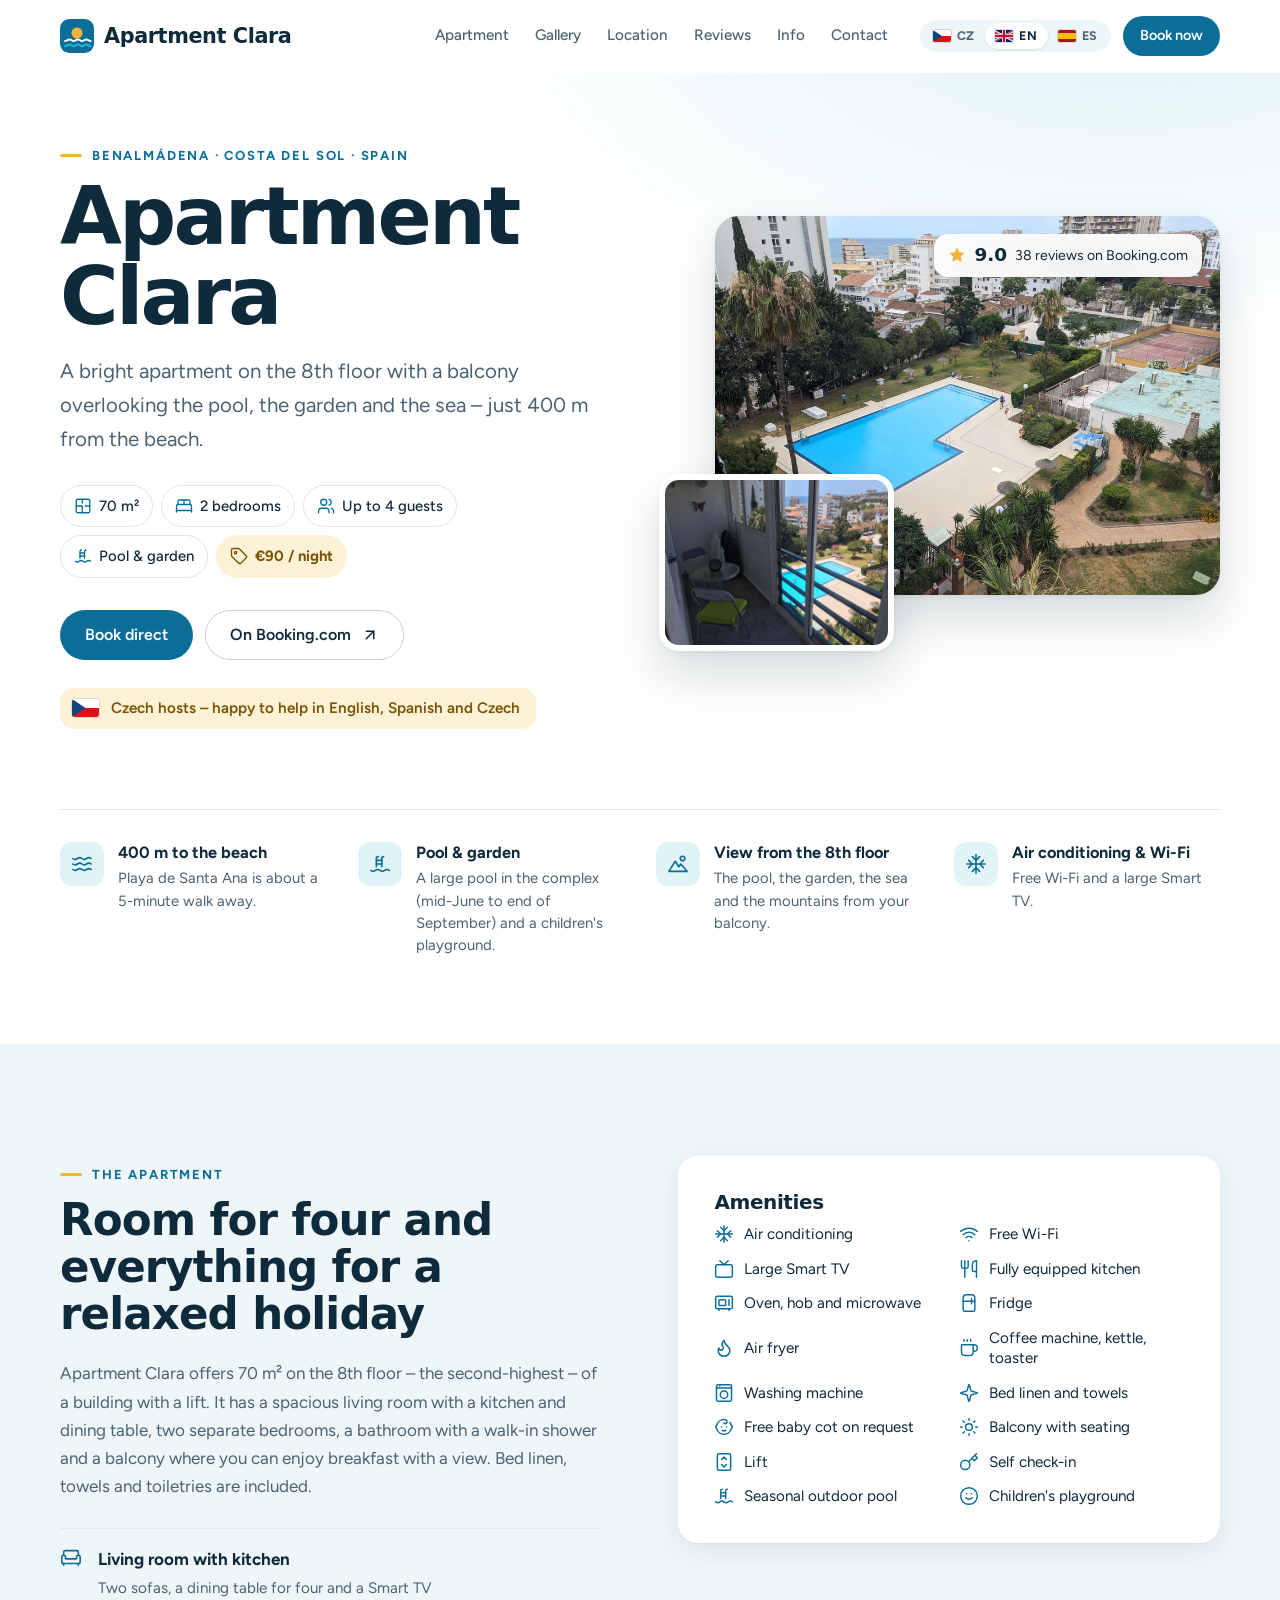
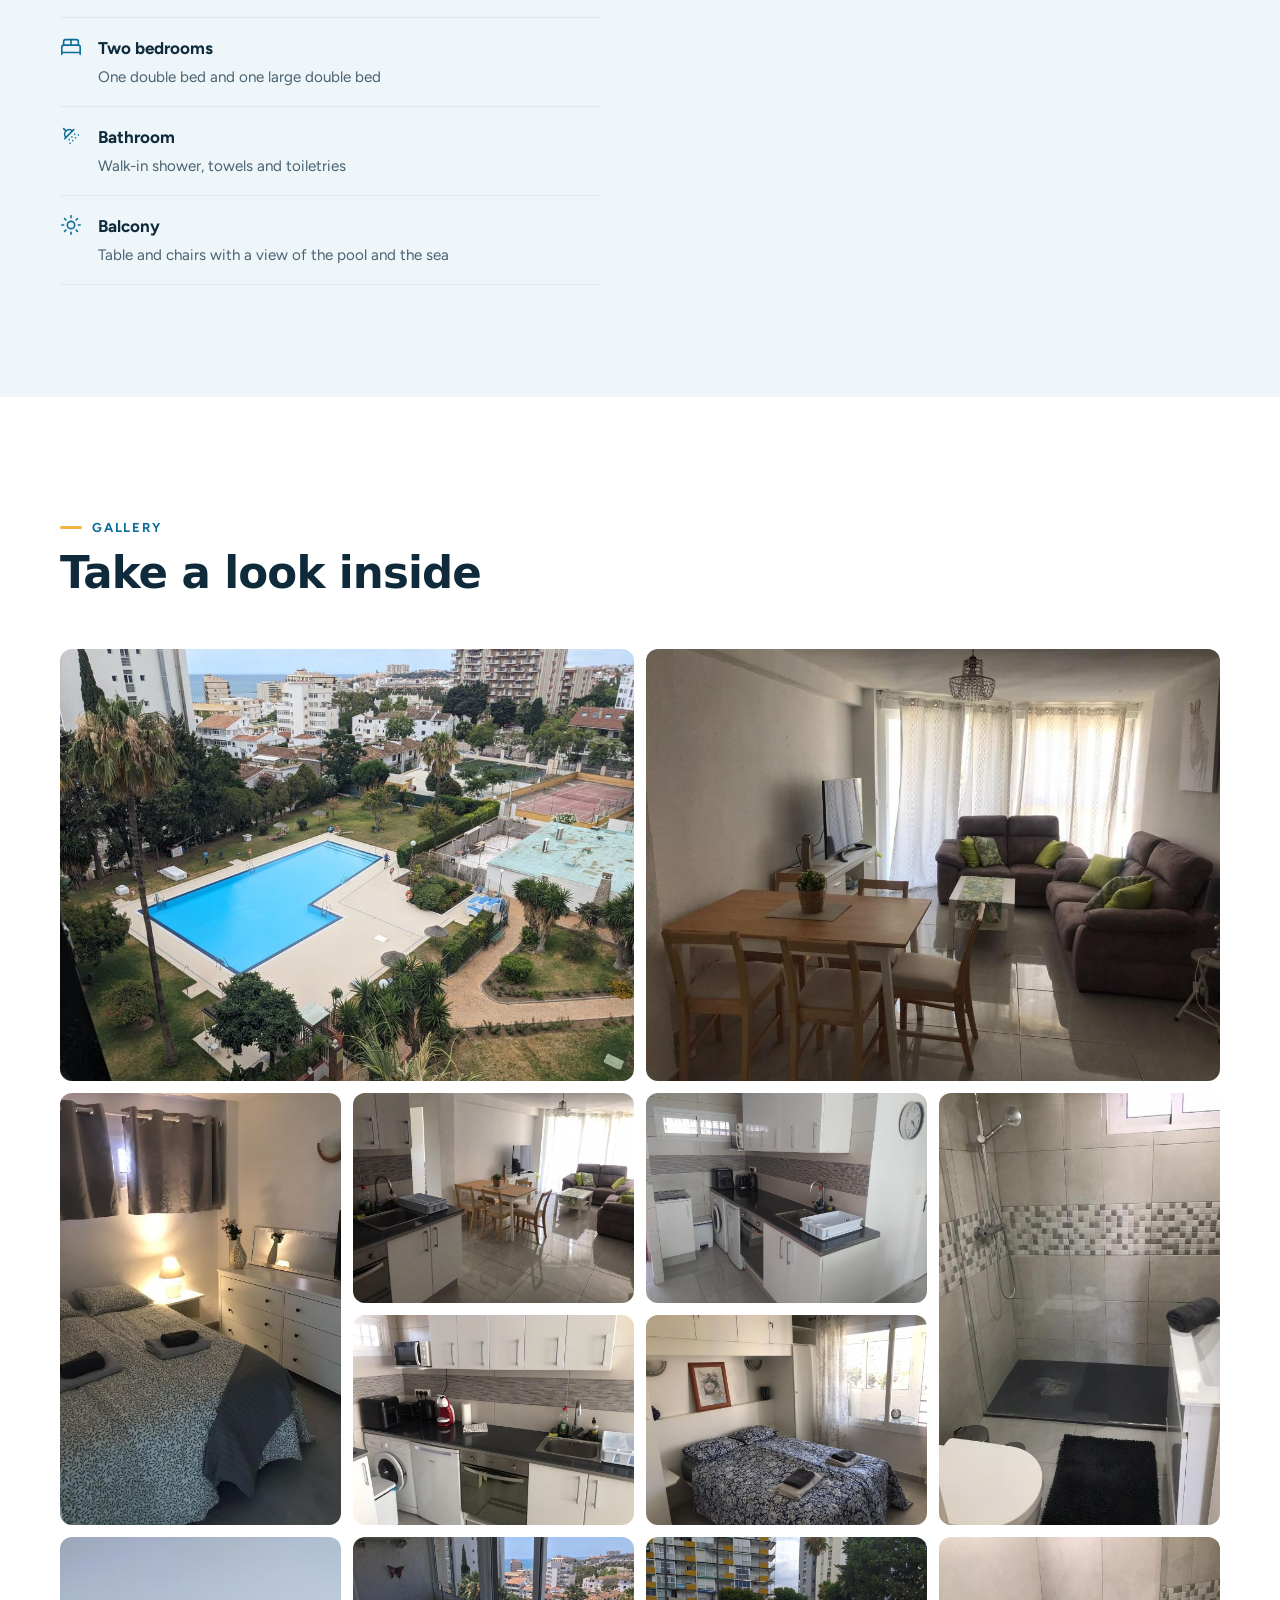
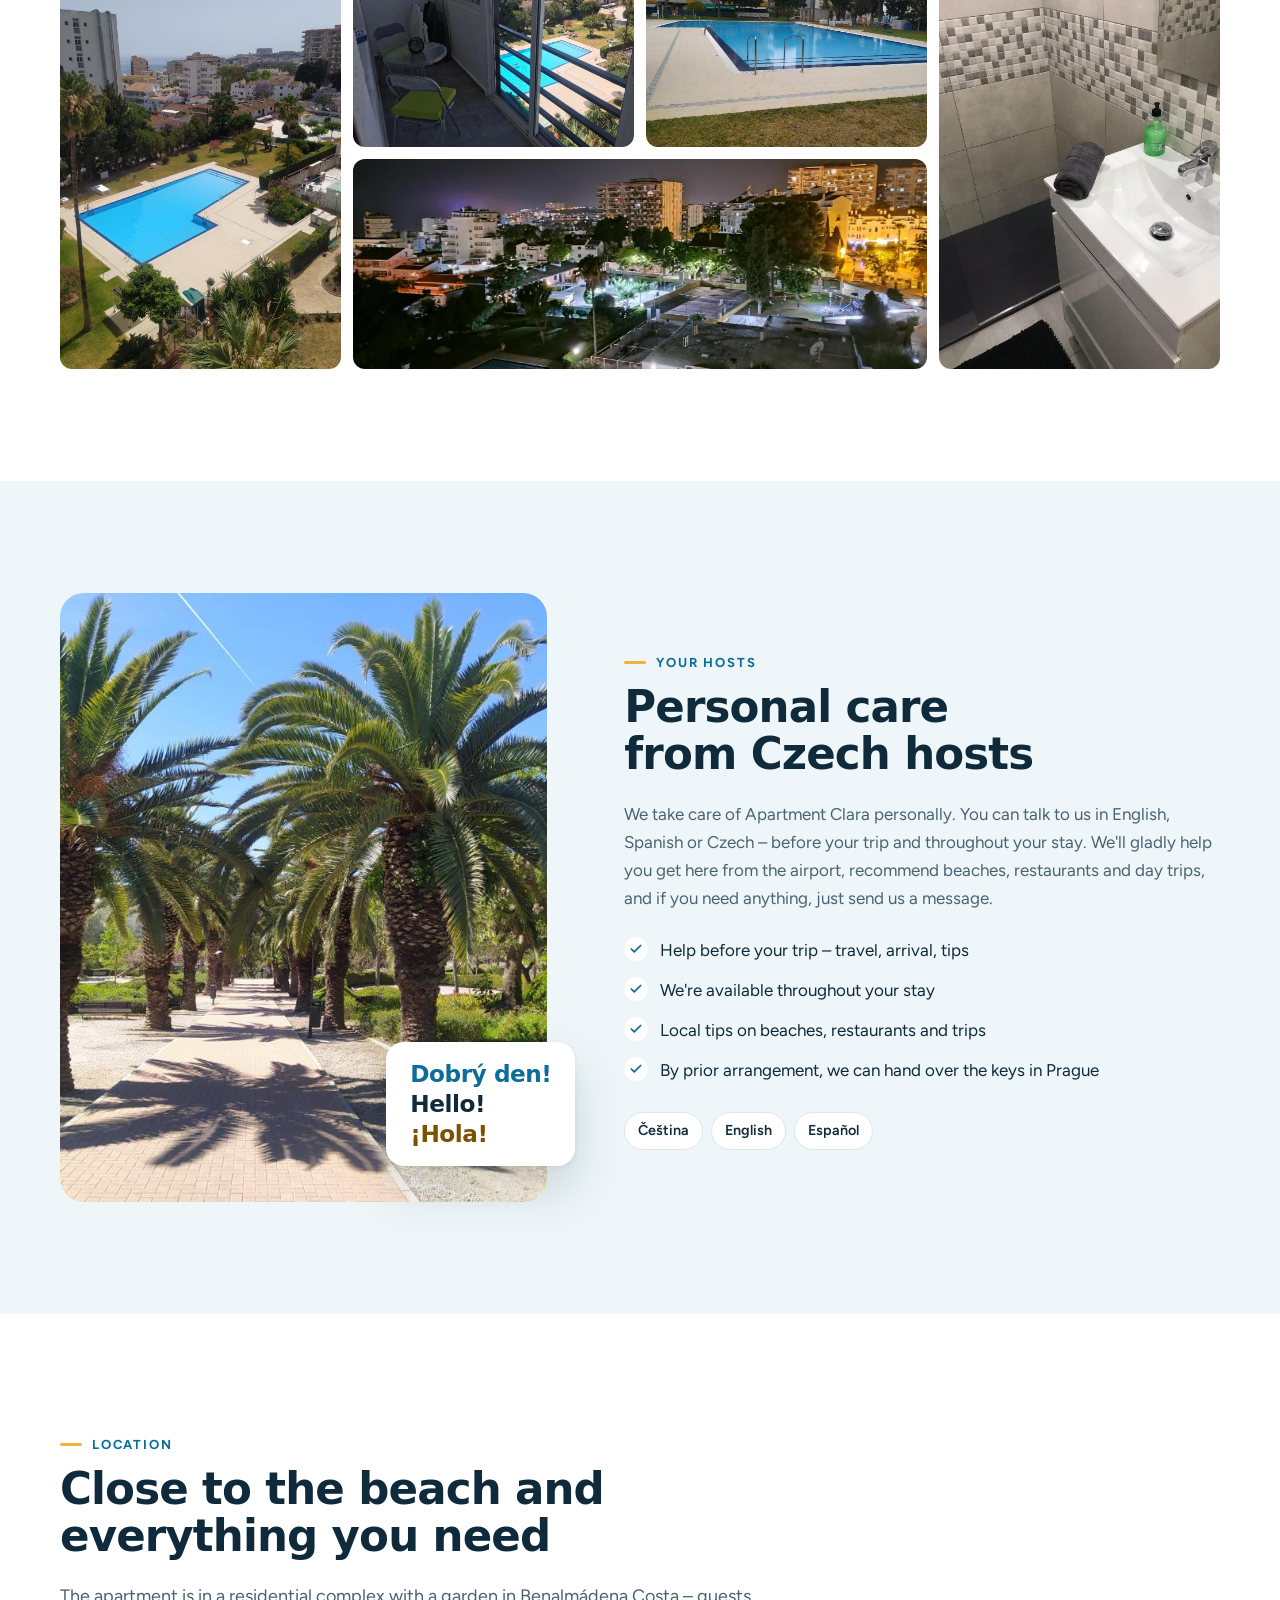
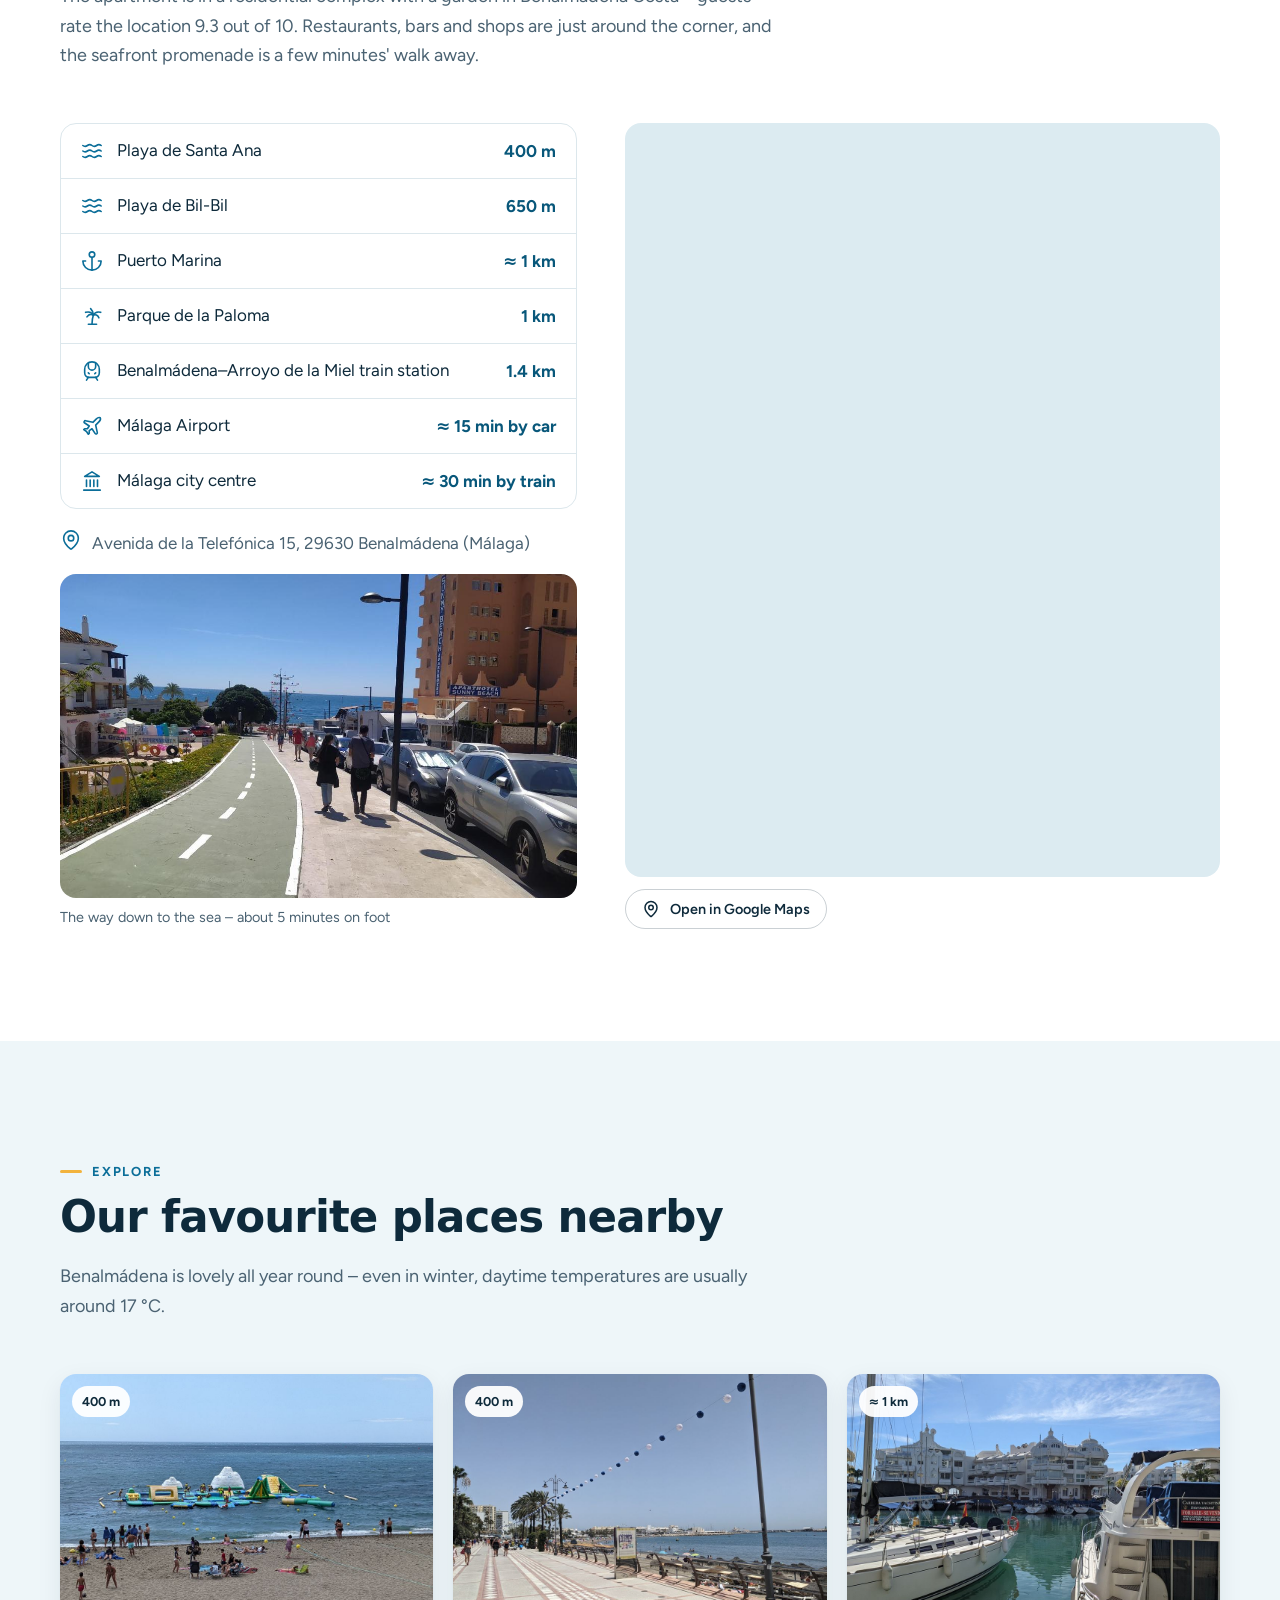
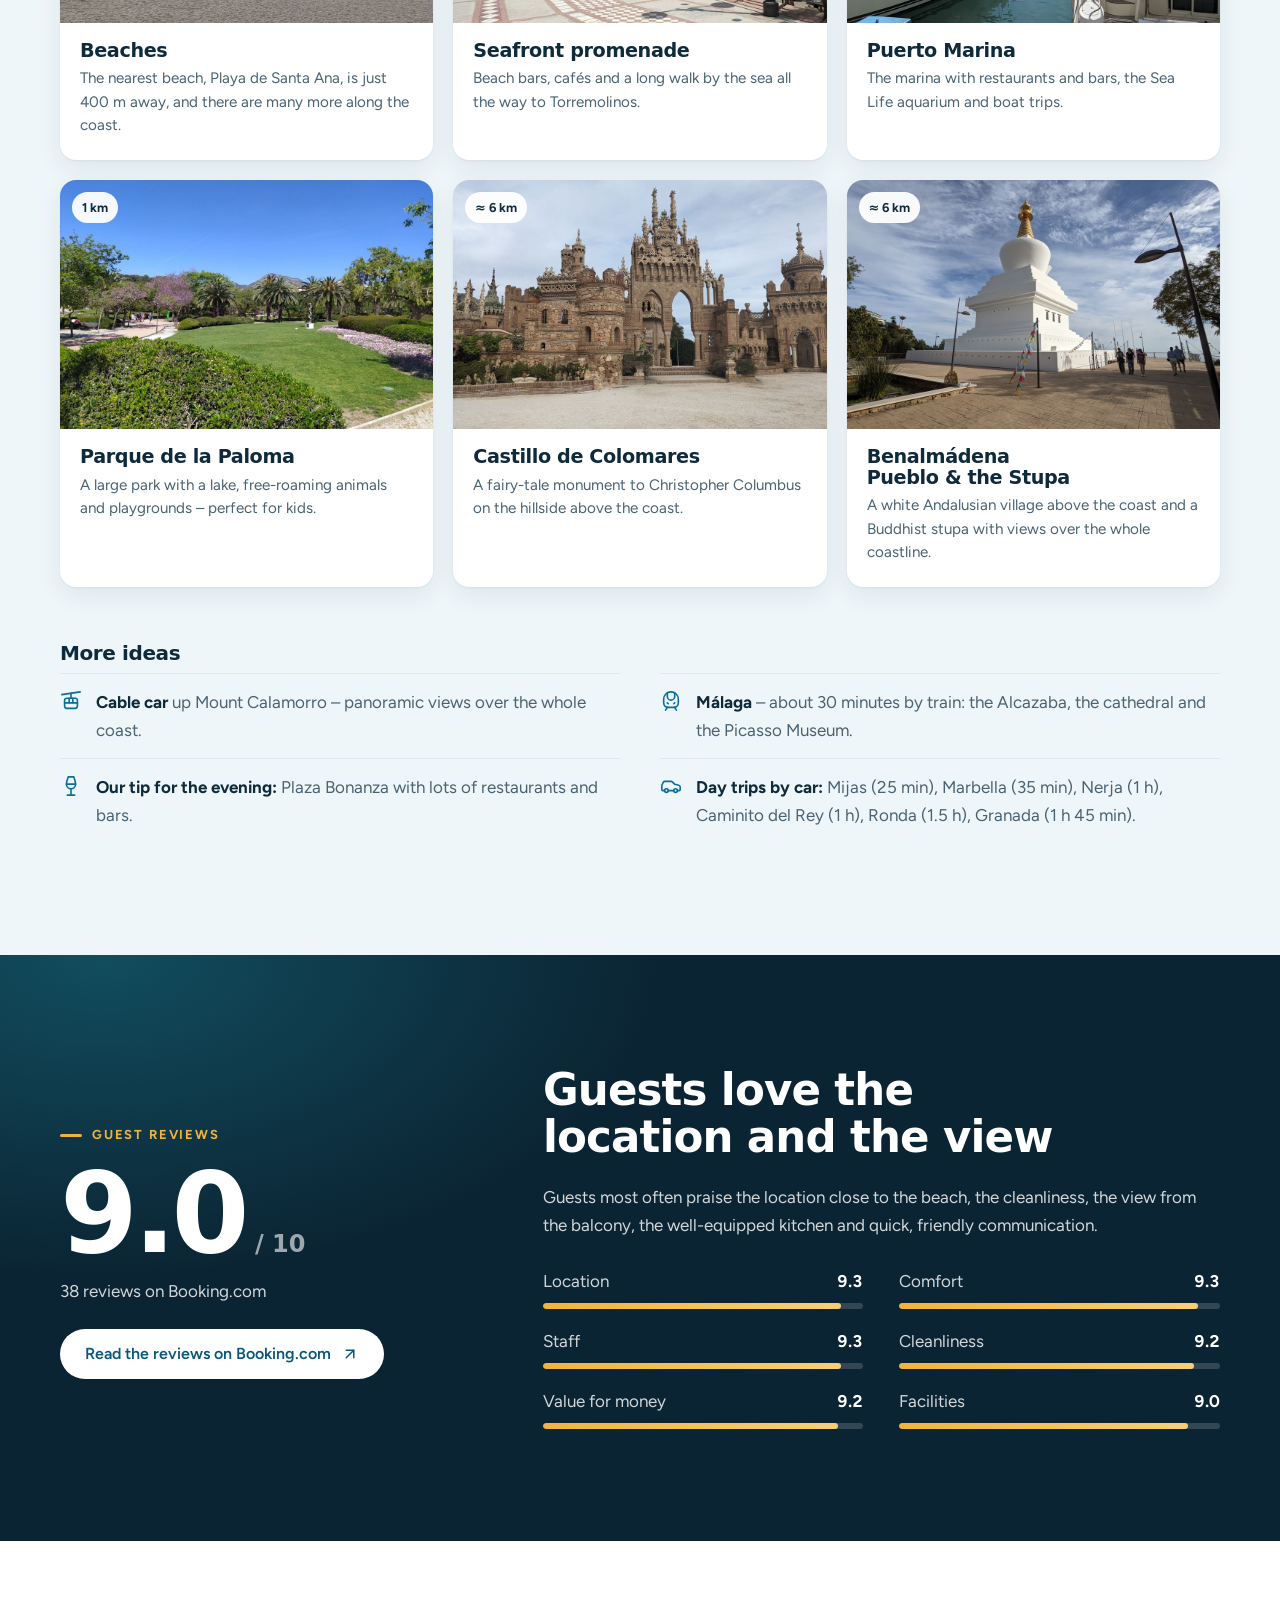
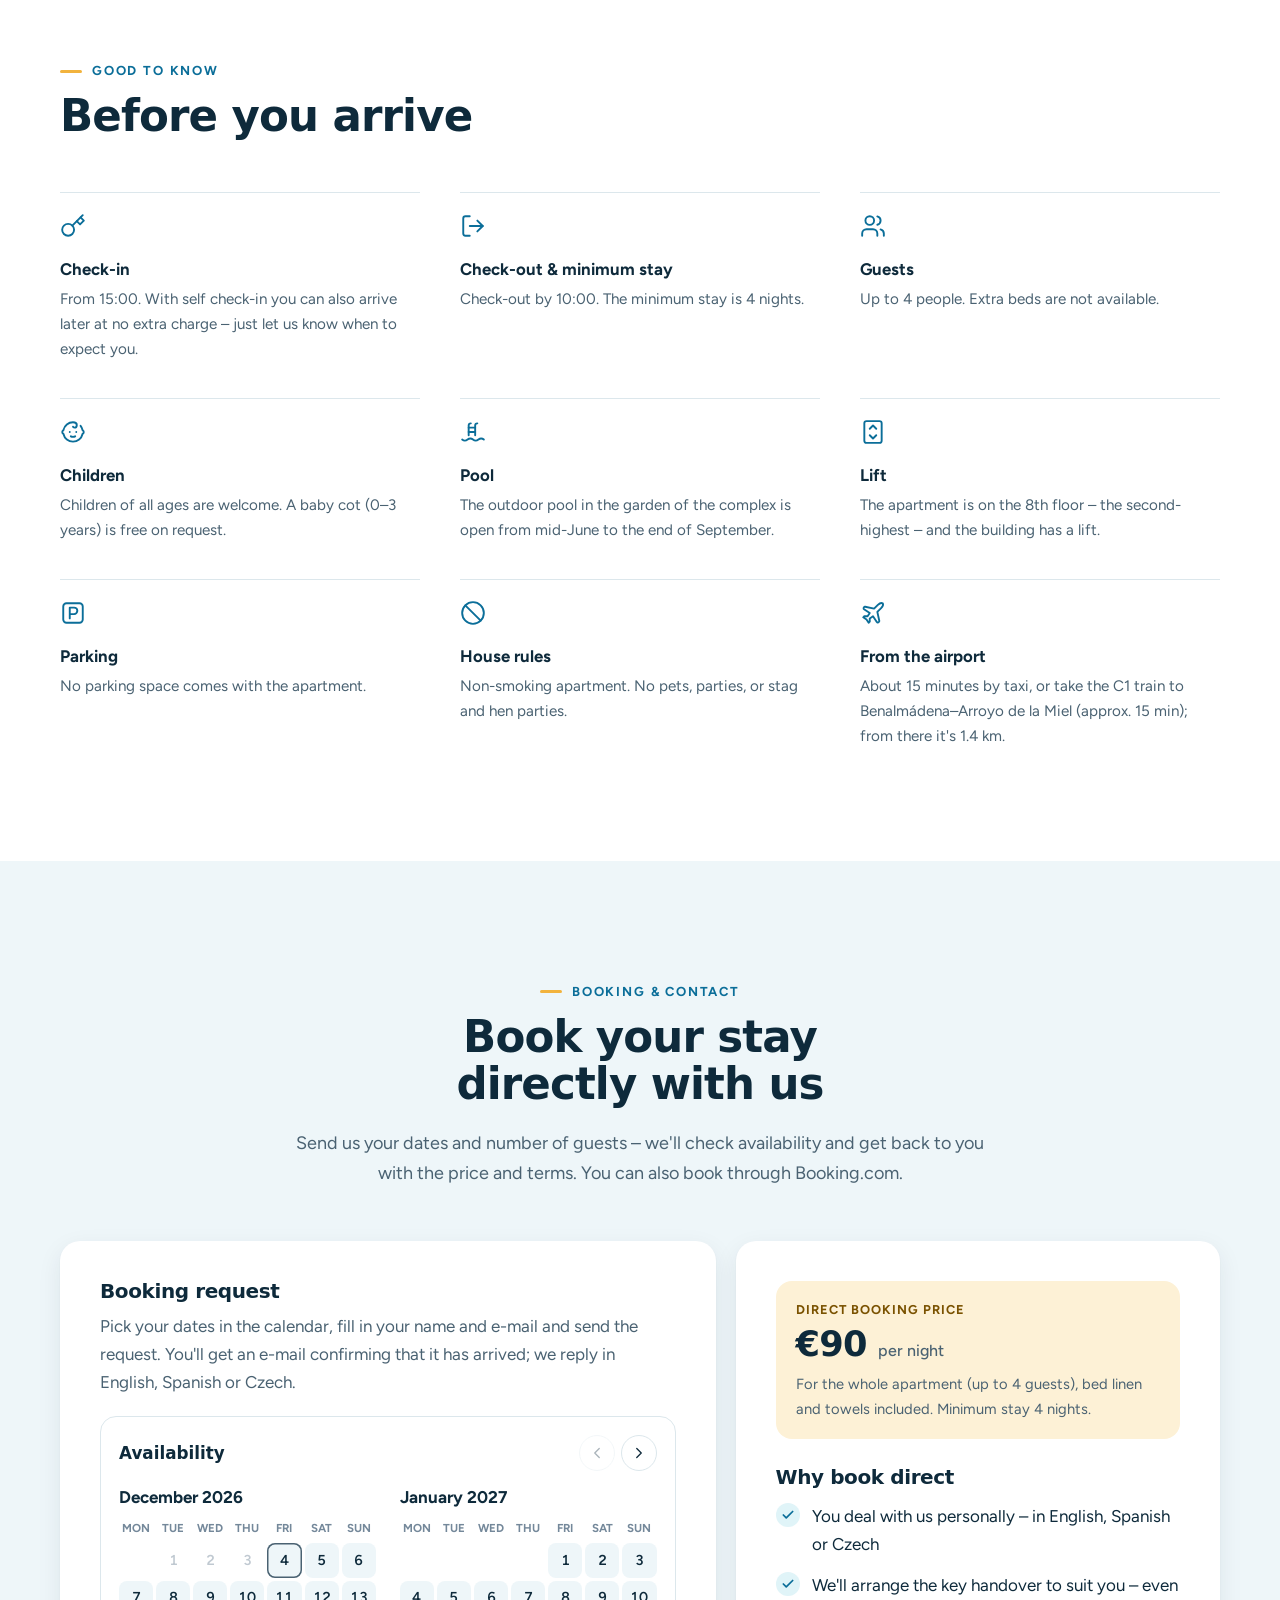
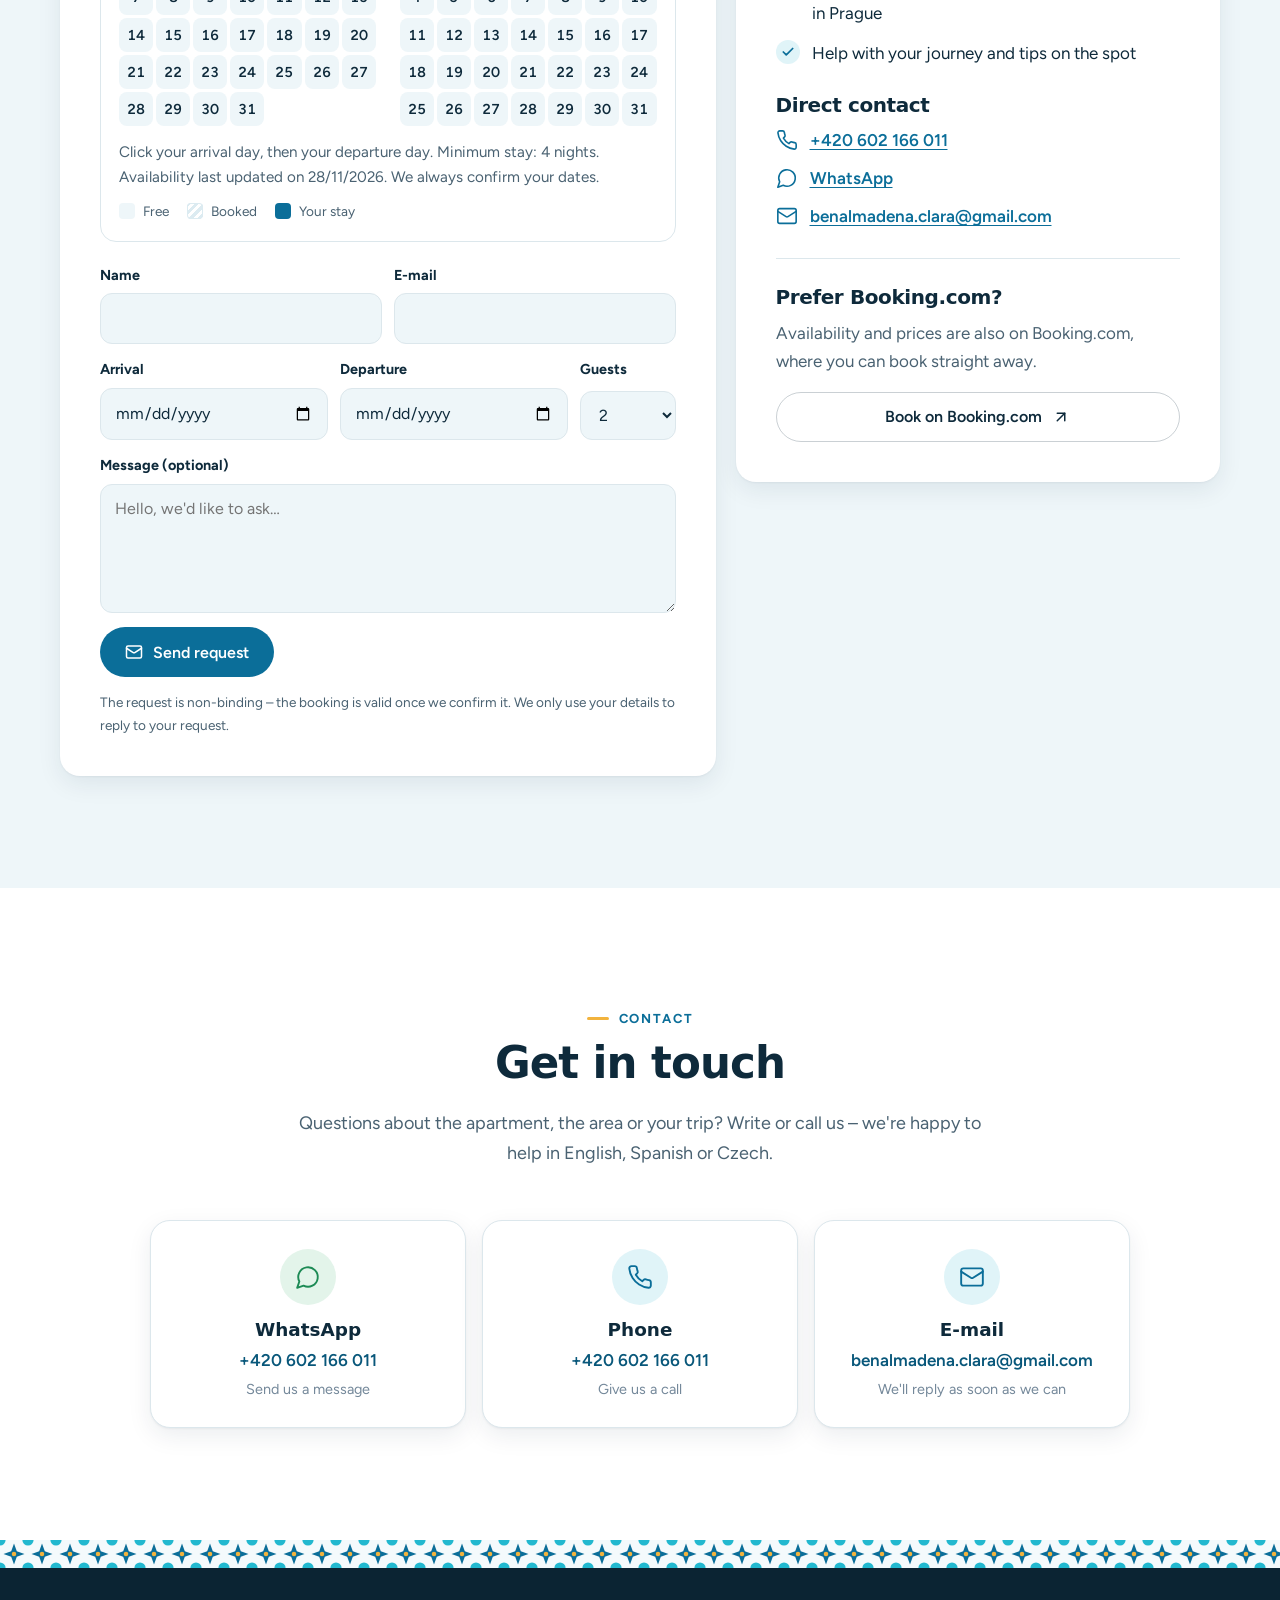
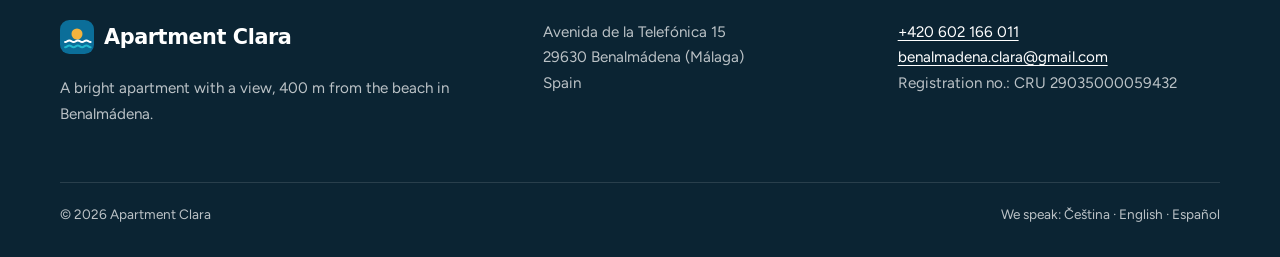
<file: index.html>
<!doctype html>
<html lang="en">
<head>
<meta charset="utf-8">
<meta name="viewport" content="width=device-width, initial-scale=1">
<!-- Web je zatím jen pro ty, kdo dostanou odkaz: vyhledávače ho nezobrazí. Až má být k nalezení, tento řádek smažte. -->
<meta name="robots" content="noindex, nofollow">
<title data-i18n="meta.title">Apartment Clara · Benalmádena – apartment with pool, 400 m from the beach</title>
<meta name="description" data-i18n-content="meta.desc" content="Bright 70 m² apartment on the 8th floor with a balcony overlooking the pool, the garden and the sea. 2 bedrooms, up to 4 guests, 400 m from the beach in Benalmádena, Costa del Sol.">
<meta property="og:type" content="website">
<meta property="og:title" data-i18n-content="meta.title" content="Apartment Clara · Benalmádena – apartment with pool, 400 m from the beach">
<meta property="og:description" data-i18n-content="meta.desc" content="Bright 70 m² apartment on the 8th floor with a balcony overlooking the pool, the garden and the sea. 2 bedrooms, up to 4 guests, 400 m from the beach in Benalmádena, Costa del Sol.">
<meta property="og:url" content="https://benalmadenaclara.github.io/">
<meta property="og:image" content="https://benalmadenaclara.github.io/img/vyhled-z-balkonu.jpg">
<link rel="canonical" href="https://benalmadenaclara.github.io/">
<meta name="theme-color" content="#0B6E99">
<link rel="icon" href="favicon.svg" type="image/svg+xml">
<link rel="preconnect" href="https://fonts.bunny.net">
<link rel="stylesheet" href="https://fonts.bunny.net/css?family=bricolage-grotesque:600,700|figtree:400,500,600,700&amp;display=swap">
<link rel="stylesheet" href="style.css">
<script type="application/ld+json">
{
  "@context": "https://schema.org",
  "@type": "LodgingBusiness",
  "name": "Apartment Clara",
  "description": "2-bedroom apartment with a balcony, pool view and sea view, 400 m from the beach in Benalmádena, Costa del Sol.",
  "url": "https://benalmadenaclara.github.io/",
  "image": "https://benalmadenaclara.github.io/img/vyhled-z-balkonu.jpg",
  "telephone": "+420602166011",
  "address": {
    "@type": "PostalAddress",
    "streetAddress": "Avenida de la Telefónica 15",
    "postalCode": "29630",
    "addressLocality": "Benalmádena",
    "addressRegion": "Málaga",
    "addressCountry": "ES"
  },
  "geo": { "@type": "GeoCoordinates", "latitude": 36.596425, "longitude": -4.523766 },
  "checkinTime": "15:00",
  "checkoutTime": "10:00",
  "numberOfRooms": 2,
  "petsAllowed": false,
  "knowsLanguage": ["cs", "en", "es"]
}
</script>
</head>
<body>
<a class="skip" href="#main" data-i18n="a11y.skip">Skip to content</a>

<svg width="0" height="0" style="position:absolute" aria-hidden="true">
  <symbol id="i-logo" viewBox="0 0 40 40">
    <rect width="40" height="40" rx="11" fill="#0B6E99"/>
    <circle cx="20" cy="16.5" r="6.5" fill="#F2B33D"/>
    <path d="M6 26c2.5 0 2.5-2 5-2s2.5 2 5 2 2.5-2 5-2 2.5 2 5 2 2.5-2 5-2 2.5 2 5 2" stroke="#fff" stroke-width="2.4" stroke-linecap="round" fill="none"/>
    <path d="M6 32c2.5 0 2.5-2 5-2s2.5 2 5 2 2.5-2 5-2 2.5 2 5 2 2.5-2 5-2 2.5 2 5 2" stroke="#22B8CF" stroke-width="2.4" stroke-linecap="round" fill="none"/>
  </symbol>
  <symbol id="i-plan" viewBox="0 0 24 24"><rect x="3" y="3" width="18" height="18" rx="2"/><path d="M3 12h8v9"/><path d="M11 3v5"/><path d="M15 12h6"/></symbol>
  <symbol id="i-bed" viewBox="0 0 24 24"><path d="M2 20v-8a2 2 0 0 1 2-2h16a2 2 0 0 1 2 2v8"/><path d="M4 10V6a2 2 0 0 1 2-2h12a2 2 0 0 1 2 2v4"/><path d="M12 4v6"/><path d="M2 18h20"/></symbol>
  <symbol id="i-users" viewBox="0 0 24 24"><path d="M16 21v-2a4 4 0 0 0-4-4H6a4 4 0 0 0-4 4v2"/><circle cx="9" cy="7" r="4"/><path d="M22 21v-2a4 4 0 0 0-3-3.87"/><path d="M16 3.13a4 4 0 0 1 0 7.75"/></symbol>
  <symbol id="i-pool" viewBox="0 0 24 24"><path d="M8 15V6a2 2 0 0 1 2-2"/><path d="M14 15V6a2 2 0 0 1 2-2"/><path d="M8 8h6"/><path d="M8 12h6"/><path d="M2 19c.6.5 1.2 1 2.5 1 2.5 0 2.5-2 5-2 2.6 0 2.4 2 5 2 2.5 0 2.5-2 5-2 1.3 0 1.9.5 2.5 1"/></symbol>
  <symbol id="i-waves" viewBox="0 0 24 24"><path d="M2 6c.6.5 1.2 1 2.5 1C7 7 7 5 9.5 5c2.6 0 2.4 2 5 2 2.5 0 2.5-2 5-2 1.3 0 1.9.5 2.5 1"/><path d="M2 12c.6.5 1.2 1 2.5 1 2.5 0 2.5-2 5-2 2.6 0 2.4 2 5 2 2.5 0 2.5-2 5-2 1.3 0 1.9.5 2.5 1"/><path d="M2 18c.6.5 1.2 1 2.5 1 2.5 0 2.5-2 5-2 2.6 0 2.4 2 5 2 2.5 0 2.5-2 5-2 1.3 0 1.9.5 2.5 1"/></symbol>
  <symbol id="i-view" viewBox="0 0 24 24"><path d="m2 20 7-11 4 6 2-3 7 8Z"/><circle cx="17" cy="6" r="2.5"/></symbol>
  <symbol id="i-snow" viewBox="0 0 24 24"><path d="M2 12h20"/><path d="M12 2v20"/><path d="m20 16-4-4 4-4"/><path d="m4 8 4 4-4 4"/><path d="m16 4-4 4-4-4"/><path d="m8 20 4-4 4 4"/></symbol>
  <symbol id="i-wifi" viewBox="0 0 24 24"><path d="M12 20h.01"/><path d="M2 8.82a15 15 0 0 1 20 0"/><path d="M5 12.86a10 10 0 0 1 14 0"/><path d="M8.5 16.43a5 5 0 0 1 7 0"/></symbol>
  <symbol id="i-tv" viewBox="0 0 24 24"><rect x="2" y="7" width="20" height="15" rx="2"/><path d="m17 2-5 5-5-5"/></symbol>
  <symbol id="i-sofa" viewBox="0 0 24 24"><path d="M20 9V6a2 2 0 0 0-2-2H6a2 2 0 0 0-2 2v3"/><path d="M2 16a2 2 0 0 0 2 2h16a2 2 0 0 0 2-2v-5a2 2 0 0 0-4 0v1.5a.5.5 0 0 1-.5.5h-11a.5.5 0 0 1-.5-.5V11a2 2 0 0 0-4 0z"/><path d="M4 18v2"/><path d="M20 18v2"/></symbol>
  <symbol id="i-shower" viewBox="0 0 24 24"><path d="m4 4 2.5 2.5"/><path d="M13.5 6.5a4.95 4.95 0 0 0-7 7"/><path d="M15 5 5 15"/><path d="M14 17v.01"/><path d="M10 16v.01"/><path d="M13 13v.01"/><path d="M16 10v.01"/><path d="M11 20v.01"/><path d="M17 14v.01"/><path d="M20 11v.01"/></symbol>
  <symbol id="i-sun" viewBox="0 0 24 24"><circle cx="12" cy="12" r="4"/><path d="M12 2v2"/><path d="M12 20v2"/><path d="m4.93 4.93 1.41 1.41"/><path d="m17.66 17.66 1.41 1.41"/><path d="M2 12h2"/><path d="M20 12h2"/><path d="m6.34 17.66-1.41 1.41"/><path d="m19.07 4.93-1.41 1.41"/></symbol>
  <symbol id="i-utensils" viewBox="0 0 24 24"><path d="M3 2v7c0 1.1.9 2 2 2h4a2 2 0 0 0 2-2V2"/><path d="M7 2v20"/><path d="M21 15V2a5 5 0 0 0-5 5v6c0 1.1.9 2 2 2h3Zm0 0v7"/></symbol>
  <symbol id="i-microwave" viewBox="0 0 24 24"><rect x="2" y="4" width="20" height="15" rx="2"/><rect x="6" y="8" width="8" height="7" rx="1"/><path d="M18 8v7"/><path d="M6 19v2"/><path d="M18 19v2"/></symbol>
  <symbol id="i-fridge" viewBox="0 0 24 24"><path d="M5 6a4 4 0 0 1 4-4h6a4 4 0 0 1 4 4v14a2 2 0 0 1-2 2H7a2 2 0 0 1-2-2Z"/><path d="M5 10h14"/><path d="M15 7v6"/></symbol>
  <symbol id="i-flame" viewBox="0 0 24 24"><path d="M8.5 14.5A2.5 2.5 0 0 0 11 12c0-1.38-.5-2-1-3-1.07-2.14-.22-4.05 2-6 .5 2.5 2 4.9 4 6.5 2 1.6 3 3.5 3 5.5a7 7 0 1 1-14 0c0-1.15.43-2.29 1-3a2.5 2.5 0 0 0 2.5 2.5z"/></symbol>
  <symbol id="i-coffee" viewBox="0 0 24 24"><path d="M10 2v2"/><path d="M14 2v2"/><path d="M6 2v2"/><path d="M16 8a1 1 0 0 1 1 1v8a4 4 0 0 1-4 4H7a4 4 0 0 1-4-4V9a1 1 0 0 1 1-1h14a4 4 0 1 1 0 8h-1"/></symbol>
  <symbol id="i-washer" viewBox="0 0 24 24"><rect x="3" y="2" width="18" height="20" rx="2"/><path d="M3 6h18"/><path d="M7 4h.01"/><circle cx="12" cy="14" r="4.5"/></symbol>
  <symbol id="i-sparkles" viewBox="0 0 24 24"><path d="M9.94 15.5A2 2 0 0 0 8.5 14.06l-6.14-1.58a.5.5 0 0 1 0-.96L8.5 9.94A2 2 0 0 0 9.94 8.5l1.58-6.14a.5.5 0 0 1 .96 0l1.58 6.14a2 2 0 0 0 1.44 1.44l6.14 1.58a.5.5 0 0 1 0 .96l-6.14 1.58a2 2 0 0 0-1.44 1.44l-1.58 6.14a.5.5 0 0 1-.96 0z"/></symbol>
  <symbol id="i-baby" viewBox="0 0 24 24"><path d="M9 12h.01"/><path d="M15 12h.01"/><path d="M10 16c.5.3 1.2.5 2 .5s1.5-.2 2-.5"/><path d="M19 6.3a9 9 0 0 1 1.8 3.9 2 2 0 0 1 0 3.6 9 9 0 0 1-17.6 0 2 2 0 0 1 0-3.6A9 9 0 0 1 12 3c2 0 3.5 1.1 3.5 2.5s-.9 2.5-2 2.5c-.8 0-1.5-.4-1.5-1"/></symbol>
  <symbol id="i-smile" viewBox="0 0 24 24"><circle cx="12" cy="12" r="10"/><path d="M8 14s1.5 2 4 2 4-2 4-2"/><path d="M9 9h.01"/><path d="M15 9h.01"/></symbol>
  <symbol id="i-lift" viewBox="0 0 24 24"><rect x="4" y="2" width="16" height="20" rx="2"/><path d="m9 9 3-3 3 3"/><path d="m9 15 3 3 3-3"/></symbol>
  <symbol id="i-parking" viewBox="0 0 24 24"><rect x="3" y="3" width="18" height="18" rx="3"/><path d="M9 17V7h4a3 3 0 0 1 0 6H9"/></symbol>
  <symbol id="i-anchor" viewBox="0 0 24 24"><path d="M12 22V8"/><path d="M5 12H2a10 10 0 0 0 20 0h-3"/><circle cx="12" cy="5" r="3"/></symbol>
  <symbol id="i-palm" viewBox="0 0 24 24"><path d="M12 21c0-4 .5-7 1.5-10"/><path d="M13.5 11C12 8 9 7 5 8"/><path d="M13.5 11c1.5-3 4.5-4 8-3"/><path d="M13.5 11c-2-1-5-1-7 2"/><path d="M13.5 11c2-1 5 0 6 3"/><path d="M13.5 11c0-2.5-1-5-3-7"/><path d="M8 21h9"/></symbol>
  <symbol id="i-train" viewBox="0 0 24 24"><path d="M8 3.1V7a4 4 0 0 0 8 0V3.1"/><path d="m9 15-1-1"/><path d="m15 15 1-1"/><path d="M9 19c-2.8 0-5-2.2-5-5v-4a8 8 0 0 1 16 0v4c0 2.8-2.2 5-5 5Z"/><path d="m8 19-2 3"/><path d="m16 19 2 3"/></symbol>
  <symbol id="i-plane" viewBox="0 0 24 24"><path d="M17.8 19.2 16 11l3.5-3.5C21 6 21.5 4 21 3c-1-.5-3 0-4.5 1.5L13 8 4.8 6.2c-.5-.1-.9.1-1.1.5l-.3.5c-.2.5-.1 1 .3 1.3L9 12l-2 3H4l-1 1 3 2 2 3 1-1v-3l3-2 3.5 5.3c.3.4.8.5 1.3.3l.5-.2c.4-.3.6-.7.5-1.2z"/></symbol>
  <symbol id="i-landmark" viewBox="0 0 24 24"><path d="M3 22h18"/><path d="M6 18v-7"/><path d="M10 18v-7"/><path d="M14 18v-7"/><path d="M18 18v-7"/><path d="M12 2 20 7H4z"/></symbol>
  <symbol id="i-pin" viewBox="0 0 24 24"><path d="M20 10c0 5-5.5 10.2-7.4 11.8a1 1 0 0 1-1.2 0C9.5 20.2 4 15 4 10a8 8 0 0 1 16 0"/><circle cx="12" cy="10" r="3"/></symbol>
  <symbol id="i-cable" viewBox="0 0 24 24"><path d="M2 5 22 2"/><path d="M12 3.5V9"/><rect x="5" y="9" width="14" height="11" rx="2.5"/><path d="M5 14h14"/><path d="M10 9v5"/><path d="M14 9v5"/></symbol>
  <symbol id="i-glass" viewBox="0 0 24 24"><path d="M8 22h8"/><path d="M7 10h10"/><path d="M12 15v7"/><path d="M12 15a5 5 0 0 0 5-5c0-2-.5-4-2-8H9c-1.5 4-2 6-2 8a5 5 0 0 0 5 5Z"/></symbol>
  <symbol id="i-car" viewBox="0 0 24 24"><path d="M19 17h2c.6 0 1-.4 1-1v-3c0-.9-.7-1.7-1.5-1.9C18.7 10.6 16 10 16 10s-1.3-1.4-2.2-2.3c-.5-.4-1.1-.7-1.8-.7H5c-.6 0-1.1.4-1.4.9l-1.4 2.9A3.7 3.7 0 0 0 2 12v4c0 .6.4 1 1 1h2"/><circle cx="7" cy="17" r="2"/><path d="M9 17h6"/><circle cx="17" cy="17" r="2"/></symbol>
  <symbol id="i-key" viewBox="0 0 24 24"><circle cx="7.5" cy="15.5" r="5.5"/><path d="m21 2-9.6 9.6"/><path d="m15.5 7.5 3 3L22 7l-3-3"/></symbol>
  <symbol id="i-logout" viewBox="0 0 24 24"><path d="M9 21H5a2 2 0 0 1-2-2V5a2 2 0 0 1 2-2h4"/><path d="m16 17 5-5-5-5"/><path d="M21 12H9"/></symbol>
  <symbol id="i-ban" viewBox="0 0 24 24"><circle cx="12" cy="12" r="10"/><path d="m4.9 4.9 14.2 14.2"/></symbol>
  <symbol id="i-phone" viewBox="0 0 24 24"><path d="M22 16.92v3a2 2 0 0 1-2.18 2 19.79 19.79 0 0 1-8.63-3.07 19.5 19.5 0 0 1-6-6 19.79 19.79 0 0 1-3.07-8.67A2 2 0 0 1 4.11 2h3a2 2 0 0 1 2 1.72c.13.96.36 1.9.7 2.81a2 2 0 0 1-.45 2.11L8.09 9.91a16 16 0 0 0 6 6l1.27-1.27a2 2 0 0 1 2.11-.45c.91.34 1.85.57 2.81.7A2 2 0 0 1 22 16.92z"/></symbol>
  <symbol id="i-chat" viewBox="0 0 24 24"><path d="M7.9 20A9 9 0 1 0 4 16.1L2 22Z"/></symbol>
  <symbol id="i-mail" viewBox="0 0 24 24"><rect x="2" y="4" width="20" height="16" rx="2"/><path d="m22 7-8.97 5.7a1.94 1.94 0 0 1-2.06 0L2 7"/></symbol>
  <symbol id="i-star" viewBox="0 0 24 24"><path d="M12 2l3.09 6.26L22 9.27l-5 4.87 1.18 6.88L12 17.77l-6.18 3.25L7 14.14 2 9.27l6.91-1.01z"/></symbol>
  <symbol id="i-tag" viewBox="0 0 24 24"><path d="M12.59 2.59A2 2 0 0 0 11.17 2H4a2 2 0 0 0-2 2v7.17a2 2 0 0 0 .59 1.42l8.7 8.7a2.43 2.43 0 0 0 3.42 0l6.58-6.58a2.43 2.43 0 0 0 0-3.42z"/><circle cx="7.5" cy="7.5" r="1.5"/></symbol>
  <symbol id="i-arrow" viewBox="0 0 24 24"><path d="M7 7h10v10"/><path d="M7 17 17 7"/></symbol>
  <symbol id="i-menu" viewBox="0 0 24 24"><path d="M4 6h16"/><path d="M4 12h16"/><path d="M4 18h16"/></symbol>
  <symbol id="i-x" viewBox="0 0 24 24"><path d="M18 6 6 18"/><path d="m6 6 12 12"/></symbol>
  <symbol id="i-left" viewBox="0 0 24 24"><path d="m15 18-6-6 6-6"/></symbol>
  <symbol id="i-right" viewBox="0 0 24 24"><path d="m9 18 6-6-6-6"/></symbol>
  <symbol id="flag-cz" viewBox="0 0 30 20"><rect width="30" height="20" fill="#fff"/><rect y="10" width="30" height="10" fill="#D7141A"/><path d="M0 0 15 10 0 20Z" fill="#11457E"/></symbol>
  <symbol id="flag-gb" viewBox="0 0 60 30" preserveAspectRatio="xMidYMid slice">
    <clipPath id="flag-gb-clip"><path d="M30 15h30v15zv15H0zH0V0zV0h30z"/></clipPath>
    <rect width="60" height="30" fill="#012169"/>
    <path d="M0 0l60 30m0-30L0 30" stroke="#fff" stroke-width="6"/>
    <path d="M0 0l60 30m0-30L0 30" clip-path="url(#flag-gb-clip)" stroke="#C8102E" stroke-width="4"/>
    <path d="M30 0v30M0 15h60" stroke="#fff" stroke-width="10"/>
    <path d="M30 0v30M0 15h60" stroke="#C8102E" stroke-width="6"/>
  </symbol>
  <symbol id="flag-es" viewBox="0 0 30 20"><rect width="30" height="20" fill="#AA151B"/><rect y="5" width="30" height="10" fill="#F1BF00"/></symbol>
</svg>

<header class="site-header">
  <div class="container header-inner">
    <a class="brand" href="#top" aria-label="Apartment Clara">
      <svg class="brand-mark" aria-hidden="true"><use href="#i-logo"/></svg>
      <span class="brand-name">Apartment Clara</span>
    </a>
    <nav class="nav" id="nav" aria-label="Main navigation" data-i18n-aria-label="nav.label">
      <a href="#apartment" data-i18n="nav.apartment">Apartment</a>
      <a href="#gallery" data-i18n="nav.gallery">Gallery</a>
      <a href="#location" data-i18n="nav.location">Location</a>
      <a href="#reviews" data-i18n="nav.reviews">Reviews</a>
      <a href="#info" data-i18n="nav.info">Info</a>
      <a href="#contact-us" data-i18n="nav.contact">Contact</a>
    </nav>
    <div class="header-actions">
      <div class="lang-switch" role="group" aria-label="Language" data-i18n-aria-label="lang.label">
        <button type="button" data-set-lang="cs" lang="cs" title="Čeština"><svg class="flag" aria-hidden="true"><use href="#flag-cz"/></svg><span class="code">CZ</span></button>
        <button type="button" data-set-lang="en" lang="en" title="English"><svg class="flag" aria-hidden="true"><use href="#flag-gb"/></svg><span class="code">EN</span></button>
        <button type="button" data-set-lang="es" lang="es" title="Español"><svg class="flag" aria-hidden="true"><use href="#flag-es"/></svg><span class="code">ES</span></button>
      </div>
      <a class="btn btn-primary btn-sm header-cta" href="#contact" data-i18n="cta.bookShort">Book now</a>
      <button class="nav-toggle" type="button" aria-expanded="false" aria-controls="nav" aria-label="Menu" data-i18n-aria-label="nav.menu">
        <svg class="i" aria-hidden="true"><use href="#i-menu"/></svg>
      </button>
    </div>
  </div>
</header>

<main id="main">
  <section class="hero" id="top">
    <div class="container hero-grid">
      <div class="hero-text">
        <p class="eyebrow" data-i18n="hero.eyebrow">Benalmádena · Costa del Sol · Spain</p>
        <h1>Apartment Clara</h1>
        <p class="lead" data-i18n="hero.lead">A bright apartment on the 8th floor with a balcony overlooking the pool, the garden and the sea – just 400 m from the beach.</p>
        <ul class="facts">
          <li><svg class="i" aria-hidden="true"><use href="#i-plan"/></svg>70 m²</li>
          <li><svg class="i" aria-hidden="true"><use href="#i-bed"/></svg><span data-i18n="fact.bedrooms">2 bedrooms</span></li>
          <li><svg class="i" aria-hidden="true"><use href="#i-users"/></svg><span data-i18n="fact.guests">Up to 4 guests</span></li>
          <li><svg class="i" aria-hidden="true"><use href="#i-pool"/></svg><span data-i18n="fact.pool">Pool &amp; garden</span></li>
          <li class="fact-price"><svg class="i" aria-hidden="true"><use href="#i-tag"/></svg><span data-price="per-night">€90 / night</span></li>
        </ul>
        <div class="hero-cta">
          <a class="btn btn-primary" href="#contact" data-i18n="cta.direct">Book direct</a>
          <a class="btn btn-ghost" data-booking href="https://www.booking.com/hotel/es/apartment-clara.en-gb.html" target="_blank" rel="noopener">
            <span data-i18n="cta.onBooking">On Booking.com</span>
            <svg class="i" aria-hidden="true"><use href="#i-arrow"/></svg>
          </a>
        </div>
        <p class="czech-badge">
          <svg class="flag-cz" aria-hidden="true"><use href="#flag-cz"/></svg>
          <span data-i18n="hero.czech">Czech hosts – happy to help in English, Spanish and Czech</span>
        </p>
      </div>
      <div class="hero-media">
        <img class="hero-main" src="img/vyhled-z-balkonu.jpg" srcset="img/vyhled-z-balkonu-900.jpg 900w, img/vyhled-z-balkonu.jpg 1600w"
             sizes="(max-width: 900px) 100vw, 560px" width="1600" height="1200" fetchpriority="high"
             alt="View from the balcony over the pool and the garden to the sea" data-i18n-alt="alt.heroMain">
        <img class="hero-inset" src="img/balkon-vyhled.jpg" width="1024" height="768"
             alt="Balcony with a table and a view of the pool" data-i18n-alt="alt.heroInset">
        <a class="rating-chip" href="#reviews">
          <svg class="i" aria-hidden="true"><use href="#i-star"/></svg>
          <strong data-num="9.0">9.0</strong>
          <span data-i18n="hero.rating">38 reviews on Booking.com</span>
        </a>
      </div>
    </div>

    <div class="container highlight-grid" aria-label="Highlights" data-i18n-aria-label="hl.label" role="list">
      <div class="highlight" role="listitem">
        <span class="icon-tile"><svg class="i" aria-hidden="true"><use href="#i-waves"/></svg></span>
        <div><h3 data-i18n="hl.beach.t">400 m to the beach</h3><p data-i18n="hl.beach.d">Playa de Santa Ana is about a 5-minute walk away.</p></div>
      </div>
      <div class="highlight" role="listitem">
        <span class="icon-tile"><svg class="i" aria-hidden="true"><use href="#i-pool"/></svg></span>
        <div><h3 data-i18n="hl.pool.t">Pool &amp; garden</h3><p data-i18n="hl.pool.d">A large pool in the complex (mid-June to end of September) and a children's playground.</p></div>
      </div>
      <div class="highlight" role="listitem">
        <span class="icon-tile"><svg class="i" aria-hidden="true"><use href="#i-view"/></svg></span>
        <div><h3 data-i18n="hl.view.t">View from the 8th floor</h3><p data-i18n="hl.view.d">The pool, the garden, the sea and the mountains from your balcony.</p></div>
      </div>
      <div class="highlight" role="listitem">
        <span class="icon-tile"><svg class="i" aria-hidden="true"><use href="#i-snow"/></svg></span>
        <div><h3 data-i18n="hl.comfort.t">Air conditioning &amp; Wi-Fi</h3><p data-i18n="hl.comfort.d">Free Wi-Fi and a large Smart TV.</p></div>
      </div>
    </div>
  </section>

  <section class="section section-alt" id="apartment">
    <div class="container split">
      <div>
        <p class="eyebrow" data-i18n="apt.eyebrow">The apartment</p>
        <h2 data-i18n="apt.title">Room for four and everything for a relaxed holiday</h2>
        <p class="body-lg" data-i18n="apt.text">Apartment Clara offers 70 m² on the 8th floor – the second-highest – of a building with a lift. It has a spacious living room with a kitchen and dining table, two separate bedrooms, a bathroom with a walk-in shower and a balcony where you can enjoy breakfast with a view. Bed linen, towels and toiletries are included.</p>
        <ul class="rooms">
          <li><svg class="i" aria-hidden="true"><use href="#i-sofa"/></svg><div><strong data-i18n="room.living.t">Living room with kitchen</strong><span data-i18n="room.living.d">Two sofas, a dining table for four and a Smart TV</span></div></li>
          <li><svg class="i" aria-hidden="true"><use href="#i-bed"/></svg><div><strong data-i18n="room.bed.t">Two bedrooms</strong><span data-i18n="room.bed.d">One double bed and one large double bed</span></div></li>
          <li><svg class="i" aria-hidden="true"><use href="#i-shower"/></svg><div><strong data-i18n="room.bath.t">Bathroom</strong><span data-i18n="room.bath.d">Walk-in shower, towels and toiletries</span></div></li>
          <li><svg class="i" aria-hidden="true"><use href="#i-sun"/></svg><div><strong data-i18n="room.balcony.t">Balcony</strong><span data-i18n="room.balcony.d">Table and chairs with a view of the pool and the sea</span></div></li>
        </ul>
      </div>
      <div class="amenities-card">
        <h3 data-i18n="amen.title">Amenities</h3>
        <ul class="amenities">
          <li><svg class="i" aria-hidden="true"><use href="#i-snow"/></svg><span data-i18n="amen.ac">Air conditioning</span></li>
          <li><svg class="i" aria-hidden="true"><use href="#i-wifi"/></svg><span data-i18n="amen.wifi">Free Wi-Fi</span></li>
          <li><svg class="i" aria-hidden="true"><use href="#i-tv"/></svg><span data-i18n="amen.tv">Large Smart TV</span></li>
          <li><svg class="i" aria-hidden="true"><use href="#i-utensils"/></svg><span data-i18n="amen.kitchen">Fully equipped kitchen</span></li>
          <li><svg class="i" aria-hidden="true"><use href="#i-microwave"/></svg><span data-i18n="amen.oven">Oven, hob and microwave</span></li>
          <li><svg class="i" aria-hidden="true"><use href="#i-fridge"/></svg><span data-i18n="amen.fridge">Fridge</span></li>
          <li><svg class="i" aria-hidden="true"><use href="#i-flame"/></svg><span data-i18n="amen.airfryer">Air fryer</span></li>
          <li><svg class="i" aria-hidden="true"><use href="#i-coffee"/></svg><span data-i18n="amen.coffee">Coffee machine, kettle, toaster</span></li>
          <li><svg class="i" aria-hidden="true"><use href="#i-washer"/></svg><span data-i18n="amen.washer">Washing machine</span></li>
          <li><svg class="i" aria-hidden="true"><use href="#i-sparkles"/></svg><span data-i18n="amen.linen">Bed linen and towels</span></li>
          <li><svg class="i" aria-hidden="true"><use href="#i-baby"/></svg><span data-i18n="amen.cot">Free baby cot on request</span></li>
          <li><svg class="i" aria-hidden="true"><use href="#i-sun"/></svg><span data-i18n="amen.balcony">Balcony with seating</span></li>
          <li><svg class="i" aria-hidden="true"><use href="#i-lift"/></svg><span data-i18n="amen.lift">Lift</span></li>
          <li><svg class="i" aria-hidden="true"><use href="#i-key"/></svg><span data-i18n="amen.selfcheckin">Self check-in</span></li>
          <li><svg class="i" aria-hidden="true"><use href="#i-pool"/></svg><span data-i18n="amen.pool">Seasonal outdoor pool</span></li>
          <li><svg class="i" aria-hidden="true"><use href="#i-smile"/></svg><span data-i18n="amen.playground">Children's playground</span></li>
        </ul>
      </div>
    </div>
  </section>

  <section class="section" id="gallery">
    <div class="container">
      <div class="section-head">
        <p class="eyebrow" data-i18n="gal.eyebrow">Gallery</p>
        <h2 data-i18n="gal.title">Take a look inside</h2>
      </div>
      <div class="gallery">
        <a class="g-big" href="img/vyhled-z-balkonu.jpg"><img src="img/vyhled-z-balkonu-900.jpg" width="900" height="675" loading="lazy" alt="View from the balcony: the pool, the garden and the sea" data-i18n-alt="gal.view"></a>
        <a class="g-big" href="img/obyvaci-pokoj.jpg"><img src="img/obyvaci-pokoj.jpg" width="1024" height="768" loading="lazy" alt="Living room with two sofas and a dining table" data-i18n-alt="gal.1"></a>
        <a class="g-tall" href="img/loznice-1.jpg"><img src="img/loznice-1.jpg" width="576" height="768" loading="lazy" alt="Bedroom with a double bed" data-i18n-alt="gal.6"></a>
        <a href="img/kuchyn-obyvak.jpg"><img src="img/kuchyn-obyvak.jpg" width="1024" height="768" loading="lazy" alt="Open-plan kitchen, dining and living area" data-i18n-alt="gal.2"></a>
        <a href="img/kuchyn.jpg"><img src="img/kuchyn.jpg" width="1024" height="768" loading="lazy" alt="Kitchen with oven, hob and washing machine" data-i18n-alt="gal.4"></a>
        <a class="g-tall" href="img/koupelna-sprcha.jpg"><img src="img/koupelna-sprcha.jpg" width="576" height="768" loading="lazy" alt="Bathroom with a walk-in shower" data-i18n-alt="gal.8"></a>
        <a href="img/kuchyn-spotrebice.jpg"><img src="img/kuchyn-spotrebice.jpg" width="1024" height="768" loading="lazy" alt="Coffee machine, air fryer, kettle and toaster" data-i18n-alt="gal.5"></a>
        <a href="img/loznice-2.jpg"><img src="img/loznice-2.jpg" width="1024" height="768" loading="lazy" alt="Second bedroom with a window to the balcony" data-i18n-alt="gal.7"></a>
        <a class="g-tall" href="img/vyhled-bazen-zahrada.jpg"><img src="img/vyhled-bazen-zahrada.jpg" width="576" height="768" loading="lazy" alt="View of the pool and the garden from the apartment" data-i18n-alt="gal.10"></a>
        <a href="img/balkon-vyhled.jpg"><img src="img/balkon-vyhled.jpg" width="1024" height="768" loading="lazy" alt="Balcony with a view of the pool and the sea" data-i18n-alt="gal.3"></a>
        <a href="img/bazen.jpg"><img src="img/bazen.jpg" width="1024" height="768" loading="lazy" alt="Pool in the complex" data-i18n-alt="gal.11"></a>
        <a class="g-wide" href="img/vyhled-noc.jpg"><img src="img/vyhled-noc.jpg" width="1020" height="768" loading="lazy" alt="Evening view from the balcony" data-i18n-alt="gal.12"></a>
        <a class="g-tall" href="img/koupelna-umyvadlo.jpg"><img src="img/koupelna-umyvadlo.jpg" width="576" height="768" loading="lazy" alt="Washbasin in the bathroom" data-i18n-alt="gal.9"></a>
      </div>
    </div>
  </section>

  <section class="section section-alt" id="hosts">
    <div class="container hosts">
      <div class="hosts-media">
        <img src="img/okoli-palmy.jpg" width="1024" height="768" loading="lazy" alt="Palm-lined avenue in a park in Benalmádena" data-i18n-alt="alt.palms">
        <div class="greeting" aria-hidden="true">
          <span lang="cs">Dobrý den!</span>
          <span lang="en">Hello!</span>
          <span lang="es">¡Hola!</span>
        </div>
      </div>
      <div>
        <p class="eyebrow" data-i18n="hosts.eyebrow">Your hosts</p>
        <h2 data-i18n="hosts.title">Personal care from Czech hosts</h2>
        <p class="body-lg" data-i18n="hosts.text">We take care of Apartment Clara personally. You can talk to us in English, Spanish or Czech – before your trip and throughout your stay. We'll gladly help you get here from the airport, recommend beaches, restaurants and day trips, and if you need anything, just send us a message.</p>
        <ul class="checks">
          <li data-i18n="hosts.p1">Help before your trip – travel, arrival, tips</li>
          <li data-i18n="hosts.p2">We're available throughout your stay</li>
          <li data-i18n="hosts.p3">Local tips on beaches, restaurants and trips</li>
          <li data-i18n="hosts.p4">By prior arrangement, we can hand over the keys in Prague</li>
        </ul>
        <p class="pills"><span lang="cs">Čeština</span><span lang="en">English</span><span lang="es">Español</span></p>
      </div>
    </div>
  </section>

  <section class="section" id="location">
    <div class="container">
      <div class="section-head">
        <p class="eyebrow" data-i18n="loc.eyebrow">Location</p>
        <h2 data-i18n="loc.title">Close to the beach and everything you need</h2>
        <p data-i18n="loc.text">The apartment is in a residential complex with a garden in Benalmádena Costa – guests rate the location 9.3 out of 10. Restaurants, bars and shops are just around the corner, and the seafront promenade is a few minutes' walk away.</p>
      </div>
      <div class="location-grid">
        <div class="location-info">
          <ul class="distances">
            <li><svg class="i" aria-hidden="true"><use href="#i-waves"/></svg><span>Playa de Santa Ana</span><b>400 m</b></li>
            <li><svg class="i" aria-hidden="true"><use href="#i-waves"/></svg><span>Playa de Bil-Bil</span><b>650 m</b></li>
            <li><svg class="i" aria-hidden="true"><use href="#i-anchor"/></svg><span>Puerto Marina</span><b>≈ 1 km</b></li>
            <li><svg class="i" aria-hidden="true"><use href="#i-palm"/></svg><span>Parque de la Paloma</span><b>1 km</b></li>
            <li><svg class="i" aria-hidden="true"><use href="#i-train"/></svg><span data-i18n="dist.train">Benalmádena–Arroyo de la Miel train station</span><b><span data-num="1.4">1.4</span> km</b></li>
            <li><svg class="i" aria-hidden="true"><use href="#i-plane"/></svg><span data-i18n="dist.airport">Málaga Airport</span><b data-i18n="dist.airport.v">≈ 15 min by car</b></li>
            <li><svg class="i" aria-hidden="true"><use href="#i-landmark"/></svg><span data-i18n="dist.malaga">Málaga city centre</span><b data-i18n="dist.malaga.v">≈ 30 min by train</b></li>
          </ul>
          <p class="address"><svg class="i" aria-hidden="true"><use href="#i-pin"/></svg><span>Avenida de la Telefónica 15, 29630 Benalmádena (Málaga)</span></p>
          <figure class="photo">
            <img src="img/okoli-cesta-k-mori.jpg" width="1024" height="768" loading="lazy" alt="The street leading from the apartment down to the sea" data-i18n-alt="alt.road">
            <figcaption data-i18n="loc.photo">The way down to the sea – about 5 minutes on foot</figcaption>
          </figure>
        </div>
        <div class="map">
          <iframe title="Map – location of Apartment Clara" data-i18n-title="loc.mapTitle" loading="lazy"
                  src="https://www.openstreetmap.org/export/embed.html?bbox=-4.5280%2C36.5930%2C-4.5140%2C36.5990&amp;layer=mapnik&amp;marker=36.59642%2C-4.52377"></iframe>
          <a class="btn btn-ghost btn-sm" href="https://www.google.com/maps/search/?api=1&amp;query=36.596425%2C-4.523766" target="_blank" rel="noopener">
            <svg class="i" aria-hidden="true"><use href="#i-pin"/></svg><span data-i18n="loc.gmaps">Open in Google Maps</span>
          </a>
        </div>
      </div>
    </div>
  </section>

  <section class="section section-alt" id="explore">
    <div class="container">
      <div class="section-head">
        <p class="eyebrow" data-i18n="ex.eyebrow">Explore</p>
        <h2 data-i18n="ex.title">Our favourite places nearby</h2>
        <p data-i18n="ex.text">Benalmádena is lovely all year round – even in winter, daytime temperatures are usually around 17 °C.</p>
      </div>
      <div class="cards">
        <article class="card">
          <div class="card-media"><img src="img/okoli-plaz.jpg" width="1000" height="750" loading="lazy" alt="Beach in summer with an inflatable water park" data-i18n-alt="alt.beach"><span class="tag">400 m</span></div>
          <div class="card-body"><h3 data-i18n="ex.beach.t">Beaches</h3><p data-i18n="ex.beach.d">The nearest beach, Playa de Santa Ana, is just 400 m away, and there are many more along the coast.</p></div>
        </article>
        <article class="card">
          <div class="card-media"><img src="img/okoli-promenada-lampiony.jpg" width="1000" height="750" loading="lazy" alt="Seafront promenade with lanterns and palm trees" data-i18n-alt="alt.prom"><span class="tag">400 m</span></div>
          <div class="card-body"><h3 data-i18n="ex.prom.t">Seafront promenade</h3><p data-i18n="ex.prom.d">Beach bars, cafés and a long walk by the sea all the way to Torremolinos.</p></div>
        </article>
        <article class="card">
          <div class="card-media"><img src="img/okoli-pristav-marina.jpg" width="1000" height="750" loading="lazy" alt="Yachts and white buildings in Puerto Marina" data-i18n-alt="alt.marina"><span class="tag">≈ 1 km</span></div>
          <div class="card-body"><h3 data-i18n="ex.marina.t">Puerto Marina</h3><p data-i18n="ex.marina.d">The marina with restaurants and bars, the Sea Life aquarium and boat trips.</p></div>
        </article>
        <article class="card">
          <div class="card-media"><img src="img/okoli-parque-paloma.jpg" width="1024" height="768" loading="lazy" alt="Lawns and palm trees in Parque de la Paloma with mountains behind" data-i18n-alt="alt.paloma"><span class="tag">1 km</span></div>
          <div class="card-body"><h3>Parque de la Paloma</h3><p data-i18n="ex.paloma.d">A large park with a lake, free-roaming animals and playgrounds – perfect for kids.</p></div>
        </article>
        <article class="card">
          <div class="card-media"><img src="img/okoli-colomares-brana.jpg" width="1000" height="750" loading="lazy" alt="Castillo de Colomares"><span class="tag">≈ 6 km</span></div>
          <div class="card-body"><h3>Castillo de Colomares</h3><p data-i18n="ex.colomares.d">A fairy-tale monument to Christopher Columbus on the hillside above the coast.</p></div>
        </article>
        <article class="card">
          <div class="card-media"><img src="img/okoli-stupa.jpg" width="1000" height="750" loading="lazy" alt="The Buddhist Stupa above Benalmádena" data-i18n-alt="alt.stupa"><span class="tag">≈ 6 km</span></div>
          <div class="card-body"><h3 data-i18n="ex.pueblo.t">Benalmádena Pueblo &amp; the Stupa</h3><p data-i18n="ex.pueblo.d">A white Andalusian village above the coast and a Buddhist stupa with views over the whole coastline.</p></div>
        </article>
      </div>
      <h3 class="tips-title" data-i18n="ex.more">More ideas</h3>
      <ul class="tips">
        <li><svg class="i" aria-hidden="true"><use href="#i-cable"/></svg><span data-i18n="ex.tip.cable"><strong>Cable car</strong> up Mount Calamorro – panoramic views over the whole coast.</span></li>
        <li><svg class="i" aria-hidden="true"><use href="#i-train"/></svg><span data-i18n="ex.tip.malaga"><strong>Málaga</strong> – about 30 minutes by train: the Alcazaba, the cathedral and the Picasso Museum.</span></li>
        <li><svg class="i" aria-hidden="true"><use href="#i-glass"/></svg><span data-i18n="ex.tip.bonanza"><strong>Our tip for the evening:</strong> Plaza Bonanza with lots of restaurants and bars.</span></li>
        <li><svg class="i" aria-hidden="true"><use href="#i-car"/></svg><span data-i18n="ex.tip.trips"><strong>Day trips by car:</strong> Mijas (25 min), Marbella (35 min), Nerja (1 h), Caminito del Rey (1 h), Ronda (1.5 h), Granada (1 h 45 min).</span></li>
      </ul>
    </div>
  </section>

  <section class="section section-deep" id="reviews">
    <div class="container reviews">
      <div class="score-block">
        <p class="eyebrow" data-i18n="rev.eyebrow">Guest reviews</p>
        <p class="score"><span class="score-num" data-num="9.0">9.0</span><span class="score-max">/ 10</span></p>
        <p class="score-count" data-i18n="rev.count">38 reviews on Booking.com</p>
        <a class="btn btn-light" data-booking href="https://www.booking.com/hotel/es/apartment-clara.en-gb.html" target="_blank" rel="noopener">
          <span data-i18n="rev.link">Read the reviews on Booking.com</span>
          <svg class="i" aria-hidden="true"><use href="#i-arrow"/></svg>
        </a>
      </div>
      <div>
        <h2 data-i18n="rev.title">Guests love the location and the view</h2>
        <p class="body-lg" data-i18n="rev.text">Guests most often praise the location close to the beach, the cleanliness, the view from the balcony, the well-equipped kitchen and quick, friendly communication.</p>
        <ul class="bars">
          <li><span data-i18n="rev.c.location">Location</span><b data-num="9.3">9.3</b><span class="bar"><i style="--v: 9.3"></i></span></li>
          <li><span data-i18n="rev.c.comfort">Comfort</span><b data-num="9.3">9.3</b><span class="bar"><i style="--v: 9.3"></i></span></li>
          <li><span data-i18n="rev.c.staff">Staff</span><b data-num="9.3">9.3</b><span class="bar"><i style="--v: 9.3"></i></span></li>
          <li><span data-i18n="rev.c.clean">Cleanliness</span><b data-num="9.2">9.2</b><span class="bar"><i style="--v: 9.2"></i></span></li>
          <li><span data-i18n="rev.c.value">Value for money</span><b data-num="9.2">9.2</b><span class="bar"><i style="--v: 9.2"></i></span></li>
          <li><span data-i18n="rev.c.facilities">Facilities</span><b data-num="9.0">9.0</b><span class="bar"><i style="--v: 9.0"></i></span></li>
        </ul>
      </div>
    </div>
  </section>

  <section class="section" id="info">
    <div class="container">
      <div class="section-head">
        <p class="eyebrow" data-i18n="info.eyebrow">Good to know</p>
        <h2 data-i18n="info.title">Before you arrive</h2>
      </div>
      <div class="info-grid">
        <div class="info-item"><svg class="i" aria-hidden="true"><use href="#i-key"/></svg><h3 data-i18n="info.in.t">Check-in</h3><p data-i18n="info.in.d">From 15:00. With self check-in you can also arrive later at no extra charge – just let us know when to expect you.</p></div>
        <div class="info-item"><svg class="i" aria-hidden="true"><use href="#i-logout"/></svg><h3 data-i18n="info.out.t">Check-out &amp; minimum stay</h3><p data-i18n="info.out.d">Check-out by 10:00. The minimum stay is 4 nights.</p></div>
        <div class="info-item"><svg class="i" aria-hidden="true"><use href="#i-users"/></svg><h3 data-i18n="info.guests.t">Guests</h3><p data-i18n="info.guests.d">Up to 4 people. Extra beds are not available.</p></div>
        <div class="info-item"><svg class="i" aria-hidden="true"><use href="#i-baby"/></svg><h3 data-i18n="info.kids.t">Children</h3><p data-i18n="info.kids.d">Children of all ages are welcome. A baby cot (0–3 years) is free on request.</p></div>
        <div class="info-item"><svg class="i" aria-hidden="true"><use href="#i-pool"/></svg><h3 data-i18n="info.pool.t">Pool</h3><p data-i18n="info.pool.d">The outdoor pool in the garden of the complex is open from mid-June to the end of September.</p></div>
        <div class="info-item"><svg class="i" aria-hidden="true"><use href="#i-lift"/></svg><h3 data-i18n="info.lift.t">Lift</h3><p data-i18n="info.lift.d">The apartment is on the 8th floor – the second-highest – and the building has a lift.</p></div>
        <div class="info-item"><svg class="i" aria-hidden="true"><use href="#i-parking"/></svg><h3 data-i18n="info.parking.t">Parking</h3><p data-i18n="info.parking.d">No parking space comes with the apartment.</p></div>
        <div class="info-item"><svg class="i" aria-hidden="true"><use href="#i-ban"/></svg><h3 data-i18n="info.rules.t">House rules</h3><p data-i18n="info.rules.d">Non-smoking apartment. No pets, parties, or stag and hen parties.</p></div>
        <div class="info-item"><svg class="i" aria-hidden="true"><use href="#i-plane"/></svg><h3 data-i18n="info.airport.t">From the airport</h3><p data-i18n="info.airport.d">About 15 minutes by taxi, or take the C1 train to Benalmádena–Arroyo de la Miel (approx. 15 min); from there it's 1.4 km.</p></div>
      </div>
    </div>
  </section>

  <section class="section section-alt" id="contact">
    <div class="container">
      <div class="section-head center">
        <p class="eyebrow" data-i18n="contact.eyebrow">Booking &amp; contact</p>
        <h2 data-i18n="contact.title">Book your stay directly with us</h2>
        <p data-i18n="contact.text">Send us your dates and number of guests – we'll check availability and get back to you with the price and terms. You can also book through Booking.com.</p>
      </div>
      <div class="contact-grid">
        <form class="panel inquiry" id="inquiry" novalidate>
          <h3 data-i18n="form.title">Booking request</h3>
          <p data-i18n="form.intro">Pick your dates in the calendar, fill in your name and e-mail and send the request. You'll get an e-mail confirming that it has arrived; we reply in English, Spanish or Czech.</p>
          <div class="availability" id="availability">
            <div class="avail-head">
              <p class="avail-title" data-i18n="cal.title">Availability</p>
              <div class="cal-nav">
                <button class="cal-btn" type="button" data-cal="prev" aria-label="Previous month" data-i18n-aria-label="cal.prev"><svg class="i" aria-hidden="true"><use href="#i-left"/></svg></button>
                <button class="cal-btn" type="button" data-cal="next" aria-label="Next month" data-i18n-aria-label="cal.next"><svg class="i" aria-hidden="true"><use href="#i-right"/></svg></button>
              </div>
            </div>
            <div class="cal-months"></div>
            <p class="cal-summary" aria-live="polite"></p>
            <div class="cal-legend">
              <span><i class="lg lg-free"></i><span data-i18n="cal.free">Free</span></span>
              <span><i class="lg lg-busy"></i><span data-i18n="cal.busy">Booked</span></span>
              <span><i class="lg lg-stay"></i><span data-i18n="cal.stay">Your stay</span></span>
            </div>
          </div>
          <div class="field-pair">
            <div class="field">
              <label for="f-name" data-i18n="form.name">Name</label>
              <input id="f-name" name="name" autocomplete="name" maxlength="80" required>
            </div>
            <div class="field">
              <label for="f-email" data-i18n="form.email">E-mail</label>
              <input id="f-email" name="email" type="email" autocomplete="email" maxlength="120" required>
            </div>
          </div>
          <div class="field-row">
            <div class="field">
              <label for="f-from" data-i18n="form.from">Arrival</label>
              <input id="f-from" name="from" type="date">
            </div>
            <div class="field">
              <label for="f-to" data-i18n="form.to">Departure</label>
              <input id="f-to" name="to" type="date">
            </div>
            <div class="field field-guests">
              <label for="f-guests" data-i18n="form.guests">Guests</label>
              <select id="f-guests" name="guests">
                <option>1</option><option selected>2</option><option>3</option><option>4</option>
              </select>
            </div>
          </div>
          <div class="field">
            <label for="f-msg" data-i18n="form.msg">Message (optional)</label>
            <textarea id="f-msg" name="msg" rows="4" maxlength="2000" placeholder="Hello, we'd like to ask…" data-i18n-placeholder="form.msgPh"></textarea>
          </div>
          <!-- past na roboty: člověk pole nevidí, robot ho vyplní a poptávka se zahodí -->
          <div class="hp" aria-hidden="true"><label>Website <input name="website" tabindex="-1" autocomplete="off"></label></div>
          <p class="form-error" role="alert" hidden></p>
          <p class="form-status" role="status" hidden></p>
          <div class="form-actions">
            <button class="btn btn-primary" type="submit">
              <svg class="i" aria-hidden="true"><use href="#i-mail"/></svg><span data-i18n="form.send">Send request</span>
            </button>
          </div>
          <p class="form-note" data-i18n="form.note">The request is non-binding – the booking is valid once we confirm it. We only use your details to reply to your request.</p>
        </form>

        <div class="panel">
          <div class="price-card">
            <p class="price-label" data-i18n="price.title">Direct booking price</p>
            <p class="price-amount"><span data-price="night">€90</span> <span class="price-unit" data-i18n="price.unit">per night</span></p>
            <p class="price-detail" data-i18n="price.detail">For the whole apartment (up to 4 guests), bed linen and towels included. Minimum stay 4 nights.</p>
            <p class="price-note" data-price="note" hidden></p>
          </div>
          <h3 data-i18n="direct.title">Why book direct</h3>
          <ul class="checks">
            <li data-i18n="direct.p1">You deal with us personally – in English, Spanish or Czech</li>
            <li data-i18n="direct.p2">We'll arrange the key handover to suit you – even in Prague</li>
            <li data-i18n="direct.p3">Help with your journey and tips on the spot</li>
          </ul>
          <h3 data-i18n="contact.direct">Direct contact</h3>
          <ul class="direct">
            <li><svg class="i" aria-hidden="true"><use href="#i-phone"/></svg><a data-contact="phone" data-contact-text href="tel:+420602166011">+420 602 166 011</a></li>
            <li><svg class="i" aria-hidden="true"><use href="#i-chat"/></svg><a data-contact="whatsapp" href="https://wa.me/420602166011" target="_blank" rel="noopener">WhatsApp</a></li>
            <li><svg class="i" aria-hidden="true"><use href="#i-mail"/></svg><a data-contact="email" data-contact-text href="mailto:benalmadena.clara@gmail.com">benalmadena.clara@gmail.com</a></li>
          </ul>
          <hr>
          <h3 data-i18n="book.title">Prefer Booking.com?</h3>
          <p data-i18n="book.text">Availability and prices are also on Booking.com, where you can book straight away.</p>
          <a class="btn btn-ghost btn-block" data-booking href="https://www.booking.com/hotel/es/apartment-clara.en-gb.html" target="_blank" rel="noopener">
            <span data-i18n="cta.book">Book on Booking.com</span>
            <svg class="i" aria-hidden="true"><use href="#i-arrow"/></svg>
          </a>
        </div>
      </div>
    </div>
  </section>

  <section class="section" id="contact-us">
    <div class="container">
      <div class="section-head center">
        <p class="eyebrow" data-i18n="reach.eyebrow">Contact</p>
        <h2 data-i18n="reach.title">Get in touch</h2>
        <p data-i18n="reach.text">Questions about the apartment, the area or your trip? Write or call us – we're happy to help in English, Spanish or Czech.</p>
      </div>
      <div class="reach-grid">
        <a class="reach-card" data-contact="whatsapp" href="https://wa.me/420602166011" target="_blank" rel="noopener">
          <span class="reach-icon reach-wa"><svg class="i" aria-hidden="true"><use href="#i-chat"/></svg></span>
          <span class="reach-name">WhatsApp</span>
          <span class="reach-value" data-contact-value="phone">+420 602 166 011</span>
          <span class="reach-hint" data-i18n="reach.wa">Send us a message</span>
        </a>
        <a class="reach-card" data-contact="phone" href="tel:+420602166011">
          <span class="reach-icon"><svg class="i" aria-hidden="true"><use href="#i-phone"/></svg></span>
          <span class="reach-name" data-i18n="reach.phone">Phone</span>
          <span class="reach-value" data-contact-value="phone">+420 602 166 011</span>
          <span class="reach-hint" data-i18n="reach.phoneHint">Give us a call</span>
        </a>
        <a class="reach-card" data-contact="email" href="mailto:benalmadena.clara@gmail.com">
          <span class="reach-icon"><svg class="i" aria-hidden="true"><use href="#i-mail"/></svg></span>
          <span class="reach-name">E-mail</span>
          <span class="reach-value" data-contact-value="email">benalmadena.clara@gmail.com</span>
          <span class="reach-hint" data-i18n="reach.mailHint">We'll reply as soon as we can</span>
        </a>
      </div>
    </div>
  </section>
</main>

<footer class="site-footer">
  <div class="container footer-grid">
    <div>
      <a class="brand brand-light" href="#top">
        <svg class="brand-mark" aria-hidden="true"><use href="#i-logo"/></svg>
        <span class="brand-name">Apartment Clara</span>
      </a>
      <p class="footer-tag" data-i18n="footer.tag">A bright apartment with a view, 400 m from the beach in Benalmádena.</p>
    </div>
    <p>Avenida de la Telefónica 15<br>29630 Benalmádena (Málaga)<br><span data-i18n="footer.country">Spain</span></p>
    <p><a data-contact="phone" data-contact-text href="tel:+420602166011">+420 602 166 011</a><br>
      <a data-contact="email" data-contact-text href="mailto:benalmadena.clara@gmail.com">benalmadena.clara@gmail.com</a><br>
      <span data-i18n="footer.reg">Registration no.</span>: CRU 29035000059432</p>
  </div>
  <div class="container footer-bottom">
    <span>© <span id="year">2026</span> Apartment Clara</span>
    <span><span data-i18n="footer.speak">We speak</span>: Čeština · English · Español</span>
  </div>
</footer>

<div class="mobile-bar">
  <a class="btn btn-primary" href="#contact" data-i18n="cta.bookShort">Book now</a>
  <a class="btn btn-wa" data-contact="whatsapp" href="https://wa.me/420602166011" target="_blank" rel="noopener"><svg class="i" aria-hidden="true"><use href="#i-chat"/></svg>WhatsApp</a>
</div>

<dialog class="lightbox" id="lightbox">
  <figure>
    <img id="lb-img" alt="">
    <figcaption><span id="lb-cap"></span><span id="lb-count"></span></figcaption>
  </figure>
  <button class="lb-btn lb-close" type="button" data-lb="close" aria-label="Close" data-i18n-aria-label="lb.close"><svg class="i" aria-hidden="true"><use href="#i-x"/></svg></button>
  <button class="lb-btn lb-prev" type="button" data-lb="prev" aria-label="Previous photo" data-i18n-aria-label="lb.prev"><svg class="i" aria-hidden="true"><use href="#i-left"/></svg></button>
  <button class="lb-btn lb-next" type="button" data-lb="next" aria-label="Next photo" data-i18n-aria-label="lb.next"><svg class="i" aria-hidden="true"><use href="#i-right"/></svg></button>
</dialog>

<script src="script.js"></script>
</body>
</html>
</file>
<file: style.css>
/* Apartment Clara – styly */

/* Bílé zdi, hluboké moře, tyrkysový bazén a žluté balkony domu; jedna stránka po sekcích */
:root {
  --wall: #FFFFFF;
  --mist: #EEF6F9;
  --mist-2: #DCEBF1;
  --ink: #0E2A3B;
  --ink-soft: #4A6272;
  --muted: #74889A;
  --sea: #0B6E99;
  --sea-dark: #08577A;
  --pool: #22B8CF;
  --pool-tint: #E0F4F8;
  --sun: #F2B33D;
  --sun-tint: #FDF1D6;
  --sun-ink: #7A5200;
  --deep: #0B2433;
  --wa: #1D8A55;
  --wa-dark: #176F44;
  --line: #DCE7EC;

  --radius: 16px;
  --shadow: 0 1px 2px rgba(14, 42, 59, .05), 0 8px 24px rgba(14, 42, 59, .08);
  --shadow-lg: 0 2px 6px rgba(14, 42, 59, .06), 0 24px 48px rgba(14, 42, 59, .16);
  --container: 1160px;
  --header-h: 72px;

  --display: "Bricolage Grotesque", "Trebuchet MS", system-ui, sans-serif;
  --sans: "Figtree", system-ui, -apple-system, "Segoe UI", Roboto, sans-serif;

  /* andaluská dlaždice: tyrkysové kruhy na spojích, modrá hvězda, žlutý střed */
  --tile: url("data:image/svg+xml,%3Csvg xmlns='http://www.w3.org/2000/svg' viewBox='0 0 40 40'%3E%3Crect width='40' height='40' fill='%23F4FAFC'/%3E%3Cg fill='%2322B8CF'%3E%3Ccircle r='8'/%3E%3Ccircle cx='40' r='8'/%3E%3Ccircle cy='40' r='8'/%3E%3Ccircle cx='40' cy='40' r='8'/%3E%3C/g%3E%3Cpath d='M20 5 24 16 35 20 24 24 20 35 16 24 5 20 16 16Z' fill='%230B6E99'/%3E%3Ccircle cx='20' cy='20' r='3.2' fill='%23F2B33D'/%3E%3C/svg%3E");
}

*, *::before, *::after { box-sizing: border-box; }
[hidden] { display: none !important; }

html {
  scroll-behavior: smooth;
  scroll-padding-top: calc(var(--header-h) + 12px);
  -webkit-text-size-adjust: 100%;
}

body {
  margin: 0;
  background: var(--wall);
  color: var(--ink);
  font: 400 1.0625rem/1.65 var(--sans);
  -webkit-font-smoothing: antialiased;
}
/* pruh nad hlavičkou na telefonech s výřezem (jinde má nulovou výšku) */
body::before {
  content: "";
  position: fixed;
  inset: 0 0 auto;
  height: env(safe-area-inset-top, 0px);
  z-index: 60;
  background: var(--wall);
}
body:has(.lightbox[open]) { overflow: hidden; }

img { display: block; max-width: 100%; height: auto; }
a { color: var(--sea); text-underline-offset: 3px; }
a:hover { color: var(--sea-dark); }
:focus-visible { outline: 3px solid var(--sea); outline-offset: 3px; border-radius: 4px; }

h1, h2, h3 {
  margin: 0 0 .5em;
  font-family: var(--display);
  font-weight: 700;
  line-height: 1.08;
  letter-spacing: -.02em;
  color: var(--ink);
  text-wrap: balance;
}
h1 { font-size: clamp(2.8rem, 6.4vw, 5rem); letter-spacing: -.035em; line-height: 1; }
h2 { font-size: clamp(1.9rem, 3.4vw, 2.75rem); }
h3 { font-size: 1.25rem; font-weight: 600; }
p { margin: 0 0 1em; }

.container { width: min(100% - 32px, var(--container)); margin-inline: auto; }
@media (min-width: 640px) { .container { width: min(100% - 48px, var(--container)); } }

.section { padding-block: clamp(64px, 9vw, 112px); }
.section-alt { background: var(--mist); }
.section-head { max-width: 720px; margin-bottom: clamp(32px, 5vw, 52px); }
.section-head.center { margin-inline: auto; text-align: center; }
.section-head p:not(.eyebrow) { color: var(--ink-soft); font-size: 1.125rem; margin: 0; }

.eyebrow {
  display: inline-flex;
  align-items: center;
  gap: 10px;
  margin: 0 0 14px;
  font: 700 .8125rem/1.2 var(--sans);
  letter-spacing: .14em;
  text-transform: uppercase;
  color: var(--sea);
}
.eyebrow::before { content: ""; width: 22px; height: 3px; border-radius: 2px; background: var(--sun); }

.lead { font-size: clamp(1.125rem, 1.6vw, 1.3rem); color: var(--ink-soft); max-width: 34em; }
.body-lg { font-size: 1.0625rem; color: var(--ink-soft); }

svg.i {
  width: 22px;
  height: 22px;
  flex: none;
  fill: none;
  stroke: currentColor;
  stroke-width: 1.75;
  stroke-linecap: round;
  stroke-linejoin: round;
}

.skip { position: absolute; left: -9999px; top: 12px; z-index: 100; padding: 10px 14px; background: var(--wall); border-radius: 10px; }
.skip:focus { left: 12px; }

/* ---------- Tlačítka ---------- */
.btn {
  display: inline-flex;
  align-items: center;
  justify-content: center;
  gap: 10px;
  min-height: 50px;
  padding: 0 24px;
  border: 1.5px solid transparent;
  border-radius: 999px;
  font: 600 1rem/1.2 var(--sans);
  text-decoration: none;
  white-space: nowrap;
  cursor: pointer;
  transition: background-color .15s, border-color .15s, color .15s;
}
.btn svg.i { width: 18px; height: 18px; stroke-width: 2; }
.btn-sm { min-height: 40px; padding: 0 16px; font-size: .9rem; }
.btn-block { width: 100%; }
.btn-primary { background: var(--sea); color: #fff; }
.btn-primary:hover { background: var(--sea-dark); color: #fff; }
.btn-ghost { background: transparent; color: var(--ink); border-color: rgba(14, 42, 59, .22); }
.btn-ghost:hover { background: rgba(255, 255, 255, .7); border-color: var(--ink); color: var(--ink); }
.btn-wa { background: var(--wa); color: #fff; }
.btn-wa:hover { background: var(--wa-dark); color: #fff; }
.btn-light { background: #fff; color: var(--sea-dark); }
.btn-light:hover { background: var(--pool-tint); color: var(--sea-dark); }
@media (max-width: 420px) { .btn { white-space: normal; text-align: center; } }

/* ---------- Hlavička ---------- */
.site-header {
  position: sticky;
  top: env(safe-area-inset-top, 0px);
  z-index: 50;
  background: rgba(255, 255, 255, .9);
  -webkit-backdrop-filter: saturate(1.4) blur(12px);
  backdrop-filter: saturate(1.4) blur(12px);
  border-bottom: 1px solid transparent;
  transition: border-color .2s, box-shadow .2s;
}
.site-header.scrolled { border-bottom-color: var(--line); box-shadow: 0 6px 20px rgba(14, 42, 59, .06); }
.header-inner { display: flex; align-items: center; gap: 20px; height: var(--header-h); }

.brand { display: inline-flex; align-items: center; gap: 10px; color: var(--ink); text-decoration: none; }
.brand:hover { color: var(--ink); }
.brand-mark { width: 34px; height: 34px; flex: none; }
.brand-name { font: 700 1.3rem/1 var(--display); letter-spacing: -.02em; white-space: nowrap; }

.nav { display: flex; gap: 2px; margin-left: auto; }
.nav a { padding: 8px 12px; border-radius: 999px; color: var(--ink-soft); font-size: .95rem; font-weight: 500; text-decoration: none; }
.nav a:hover { background: var(--mist); color: var(--ink); }

.header-actions { display: flex; align-items: center; gap: 12px; }
.lang-switch { display: inline-flex; padding: 3px; background: var(--mist); border-radius: 999px; }
.lang-switch button {
  padding: 7px 10px;
  border: 0;
  border-radius: 999px;
  background: none;
  color: var(--ink-soft);
  font: 700 .78rem/1 var(--sans);
  letter-spacing: .06em;
  cursor: pointer;
}
.lang-switch button { display: inline-flex; align-items: center; gap: 6px; }
.lang-switch button:hover { color: var(--ink); }
.flag { width: 18px; height: 12px; flex: none; border-radius: 2px; box-shadow: 0 0 0 1px rgba(14, 42, 59, .15); }
.lang-switch button[aria-pressed="true"] { background: var(--wall); color: var(--ink); box-shadow: 0 1px 3px rgba(0, 0, 0, .1); }

.nav-toggle {
  display: none;
  place-items: center;
  width: 42px;
  height: 42px;
  padding: 0;
  border: 1px solid var(--line);
  border-radius: 12px;
  background: var(--wall);
  color: var(--ink);
  cursor: pointer;
}

@media (max-width: 1040px) {
  .nav {
    position: absolute;
    top: var(--header-h);
    left: 0;
    right: 0;
    display: none;
    flex-direction: column;
    padding: 8px 16px 16px;
    background: var(--wall);
    border-bottom: 1px solid var(--line);
    box-shadow: 0 16px 24px rgba(14, 42, 59, .08);
  }
  .site-header.nav-open .nav { display: flex; }
  .nav a { padding: 12px; font-size: 1.05rem; }
  .nav-toggle { display: inline-grid; }
  .header-actions { margin-left: auto; }
}
@media (max-width: 600px) {
  .header-cta { display: none; }
  .header-inner { gap: 10px; }
  .header-actions { gap: 8px; }
  .brand { gap: 8px; }
  .brand-mark { width: 30px; height: 30px; }
  .brand-name { font-size: 1.12rem; }
  .lang-switch button { padding: 7px 8px; }
  .nav-toggle { width: 40px; height: 40px; }
}
@media (max-width: 480px) {
  .lang-switch .code { display: none; }   /* na úzkém mobilu stačí vlajky */
  .lang-switch button { padding: 7px; }
}
@media (max-width: 400px) {
  .header-inner { gap: 8px; }
  .header-actions { gap: 6px; }
  .brand-mark { width: 28px; height: 28px; }
  .brand-name { font-size: 1rem; }
  .lang-switch button { padding: 7px 6px; }
  .nav-toggle { width: 38px; height: 38px; }
}

/* ---------- Úvod ---------- */
.hero {
  padding-block: clamp(28px, 5vw, 64px) clamp(56px, 8vw, 88px);
  background: radial-gradient(1100px 560px at 88% -8%, var(--pool-tint) 0%, rgba(224, 244, 248, 0) 62%), var(--wall);
  overflow: hidden;
}
.hero-grid { display: grid; grid-template-columns: 1fr 1.05fr; gap: clamp(32px, 5vw, 72px); align-items: center; }
.hero-grid > * { min-width: 0; }
.hero h1 { margin-bottom: 18px; }

.facts { display: flex; flex-wrap: wrap; gap: 8px; margin: 28px 0 32px; padding: 0; list-style: none; }
.facts li {
  display: inline-flex;
  align-items: center;
  gap: 7px;
  padding: 8px 13px;
  background: var(--wall);
  border: 1px solid var(--line);
  border-radius: 999px;
  font-size: .93rem;
  font-weight: 500;
}
.facts svg.i { width: 18px; height: 18px; color: var(--sea); }
.facts .fact-price { background: var(--sun-tint); border-color: transparent; color: var(--sun-ink); font-weight: 700; }
.facts .fact-price svg.i { color: var(--sun-ink); }

.hero-cta { display: flex; flex-wrap: wrap; gap: 12px; }

.czech-badge {
  display: inline-flex;
  align-items: center;
  gap: 12px;
  margin: 28px 0 0;
  padding: 10px 16px 10px 12px;
  background: var(--sun-tint);
  border-radius: 14px;
  color: var(--sun-ink);
  font-size: .95rem;
  font-weight: 600;
  line-height: 1.4;
}
.flag-cz { width: 27px; height: 18px; flex: none; border-radius: 3px; box-shadow: 0 0 0 1px rgba(0, 0, 0, .1); }

.hero-media { position: relative; padding: 0 0 56px 56px; }
.hero-main { width: 100%; aspect-ratio: 4 / 3; object-fit: cover; border-radius: 24px; box-shadow: var(--shadow-lg); }
.hero-inset {
  position: absolute;
  left: 0;
  bottom: 0;
  width: 42%;
  aspect-ratio: 4 / 3;
  object-fit: cover;
  border: 6px solid var(--wall);
  border-radius: 20px;
  box-shadow: var(--shadow-lg);
}
.rating-chip {
  position: absolute;
  top: 18px;
  right: 18px;
  display: inline-flex;
  align-items: center;
  gap: 8px;
  padding: 10px 14px;
  background: rgba(255, 255, 255, .94);
  -webkit-backdrop-filter: blur(8px);
  backdrop-filter: blur(8px);
  border-radius: 14px;
  box-shadow: var(--shadow);
  color: var(--ink);
  font-size: .88rem;
  text-decoration: none;
}
.rating-chip:hover { color: var(--ink); }
.rating-chip svg.i { width: 18px; height: 18px; color: var(--sun); fill: currentColor; stroke: none; }
.rating-chip strong { font: 700 1.15rem/1 var(--display); }

.highlight-grid {
  display: grid;
  grid-template-columns: repeat(4, 1fr);
  gap: 28px 32px;
  margin-top: clamp(48px, 7vw, 80px);
  padding-top: 32px;
  border-top: 1px solid var(--line);
}
.highlight { display: flex; align-items: flex-start; gap: 14px; min-width: 0; }
.highlight h3 { margin-bottom: 4px; font: 700 1.02rem/1.3 var(--sans); letter-spacing: 0; }
.highlight p { margin: 0; color: var(--ink-soft); font-size: .93rem; line-height: 1.5; }
.icon-tile { display: grid; place-items: center; width: 44px; height: 44px; flex: none; border-radius: 12px; background: var(--pool-tint); color: var(--sea); }

@media (max-width: 1040px) { .highlight-grid { grid-template-columns: repeat(2, 1fr); } }
@media (max-width: 900px) {
  .hero-grid { grid-template-columns: 1fr; }
  .hero-media { order: -1; padding: 0 0 40px; }
  .hero-inset { left: 16px; width: 40%; border-width: 4px; border-radius: 14px; }
  .rating-chip { top: 12px; right: 12px; }
  .hero-main { border-radius: 20px; }
}
@media (max-width: 560px) { .highlight-grid { grid-template-columns: 1fr; gap: 20px; } }

/* ---------- Apartmán ---------- */
.split { display: grid; grid-template-columns: 1fr 1fr; gap: clamp(32px, 6vw, 80px); align-items: start; }
.split > * { min-width: 0; }
.rooms { display: grid; margin: 28px 0 0; padding: 0; list-style: none; border-top: 1px solid var(--mist-2); }
.rooms li { display: flex; align-items: flex-start; gap: 16px; padding: 16px 0; border-bottom: 1px solid var(--mist-2); }
.rooms svg.i { margin-top: 2px; color: var(--sea); }
.rooms strong { display: block; font-weight: 700; }
.rooms span { color: var(--ink-soft); font-size: .95rem; }

.amenities-card { padding: clamp(24px, 3vw, 36px); background: var(--wall); border-radius: 20px; box-shadow: var(--shadow); }
.amenities { display: grid; grid-template-columns: 1fr 1fr; gap: 14px 20px; margin: 0; padding: 0; list-style: none; }
.amenities li { display: flex; align-items: center; gap: 10px; font-size: .95rem; line-height: 1.35; }
.amenities svg.i { width: 20px; height: 20px; color: var(--sea); }

@media (max-width: 900px) { .split { grid-template-columns: 1fr; } }
@media (max-width: 420px) { .amenities { grid-template-columns: 1fr; } }

/* ---------- Galerie ---------- */
.gallery {
  display: grid;
  grid-template-columns: repeat(4, 1fr);
  grid-auto-rows: clamp(120px, 18vw, 210px);
  grid-auto-flow: dense;
  gap: 12px;
}
.gallery a { position: relative; overflow: hidden; border-radius: 12px; background: var(--mist-2); }
.gallery img { width: 100%; height: 100%; object-fit: cover; transition: transform .5s ease; }
.gallery a:hover img { transform: scale(1.04); }
.g-big { grid-column: span 2; grid-row: span 2; }
.g-tall { grid-row: span 2; }
.g-wide { grid-column: span 2; }
@media (max-width: 760px) {
  .gallery { grid-template-columns: repeat(2, 1fr); gap: 8px; }
  .gallery a { border-radius: 10px; }
  .gallery a:not(:first-child) { grid-column: auto; grid-row: auto; }
}

/* ---------- Hostitelé ---------- */
.hosts { display: grid; grid-template-columns: .9fr 1.1fr; gap: clamp(36px, 6vw, 88px); align-items: center; }
.hosts > * { min-width: 0; }
.hosts-media { position: relative; }
.hosts-media img { width: 100%; aspect-ratio: 4 / 5; object-fit: cover; border-radius: 24px; }
.greeting {
  position: absolute;
  right: -28px;
  bottom: 36px;
  display: grid;
  gap: 2px;
  padding: 18px 24px;
  background: var(--wall);
  border-radius: 18px;
  box-shadow: var(--shadow-lg);
  font: 700 1.45rem/1.2 var(--display);
  letter-spacing: -.02em;
}
.greeting span:nth-child(1) { color: var(--sea); }
.greeting span:nth-child(3) { color: var(--sun-ink); }

.checks { display: grid; gap: 12px; margin: 24px 0 28px; padding: 0; list-style: none; }
.checks li { position: relative; padding-left: 36px; }
.checks li::before {
  content: "";
  position: absolute;
  left: 0;
  top: 1px;
  width: 24px;
  height: 24px;
  border-radius: 50%;
  background: var(--wall) url("data:image/svg+xml,%3Csvg xmlns='http://www.w3.org/2000/svg' viewBox='0 0 24 24' fill='none' stroke='%230B6E99' stroke-width='3' stroke-linecap='round' stroke-linejoin='round'%3E%3Cpath d='M20 6 9 17l-5-5'/%3E%3C/svg%3E") center / 14px no-repeat;
}

.pills { display: flex; flex-wrap: wrap; align-items: center; gap: 8px; margin: 0; }
.pills span { padding: 6px 13px; background: var(--wall); border: 1px solid var(--line); border-radius: 999px; font-size: .9rem; font-weight: 600; }
.pills .pills-label { padding-left: 0; background: none; border: 0; color: var(--ink-soft); font-weight: 400; }

@media (max-width: 900px) {
  .hosts { grid-template-columns: 1fr; }
  .hosts-media img { aspect-ratio: 16 / 10; }
  .greeting { right: 16px; bottom: -22px; padding: 14px 18px; font-size: 1.2rem; }
}

/* ---------- Poloha ---------- */
.location-grid { display: grid; grid-template-columns: 1fr 1.15fr; gap: clamp(24px, 4vw, 48px); align-items: stretch; }
.location-grid > * { min-width: 0; }
.distances { margin: 0 0 20px; padding: 0; list-style: none; background: var(--wall); border: 1px solid var(--line); border-radius: var(--radius); }
.distances li { display: flex; align-items: center; gap: 14px; padding: 13px 20px; border-bottom: 1px solid var(--line); }
.distances li:last-child { border-bottom: 0; }
.distances span { flex: 1; line-height: 1.4; }
.distances b { font-weight: 700; color: var(--sea-dark); white-space: nowrap; }
.distances b span { flex: none; }
.distances svg.i { color: var(--sea); }
.address { display: flex; align-items: flex-start; gap: 10px; color: var(--ink-soft); }
.address svg.i { color: var(--sea); }
.photo { margin: 0; }
.photo img { width: 100%; aspect-ratio: 16 / 10; object-fit: cover; border-radius: var(--radius); }
.photo figcaption { margin-top: 8px; color: var(--ink-soft); font-size: .9rem; }
.map { display: flex; flex-direction: column; align-items: flex-start; gap: 12px; }
.map iframe { flex: 1; width: 100%; min-height: 420px; border: 0; border-radius: var(--radius); background: var(--mist-2); }
@media (max-width: 900px) {
  .location-grid { grid-template-columns: 1fr; }
  .map iframe { min-height: 340px; }
}

/* ---------- Okolí ---------- */
.cards { display: grid; grid-template-columns: repeat(3, 1fr); gap: 20px; }
.card { display: flex; flex-direction: column; min-width: 0; overflow: hidden; background: var(--wall); border-radius: var(--radius); box-shadow: var(--shadow); }
.card-media { position: relative; }
.card-media img { width: 100%; aspect-ratio: 3 / 2; object-fit: cover; }
.tag {
  position: absolute;
  left: 12px;
  top: 12px;
  padding: 5px 10px;
  background: rgba(255, 255, 255, .94);
  border-radius: 999px;
  color: var(--ink);
  font-size: .8rem;
  font-weight: 700;
}
.card-body { padding: 18px 20px 22px; }
.card-body h3 { margin-bottom: 6px; font-size: 1.2rem; }
.card-body p { margin: 0; color: var(--ink-soft); font-size: .95rem; line-height: 1.55; }

.tips-title { margin: clamp(40px, 5vw, 56px) 0 8px; }
.tips { display: grid; grid-template-columns: repeat(2, minmax(0, 1fr)); gap: 0 40px; margin: 0; padding: 0; list-style: none; }
.tips li { display: flex; align-items: flex-start; gap: 14px; padding: 14px 0; border-top: 1px solid var(--mist-2); color: var(--ink-soft); }
.tips strong { color: var(--ink); font-weight: 700; }
.tips svg.i { margin-top: 2px; color: var(--sea); }

@media (max-width: 1040px) { .cards { grid-template-columns: repeat(2, 1fr); } }
@media (max-width: 560px) { .cards, .tips { grid-template-columns: 1fr; } }

/* ---------- Hodnocení ---------- */
.section-deep {
  background: radial-gradient(900px 520px at 8% 0%, rgba(34, 184, 207, .28) 0%, rgba(34, 184, 207, 0) 62%), var(--deep);
  color: rgba(255, 255, 255, .82);
}
.section-deep h2 { color: #fff; }
.section-deep .eyebrow { color: var(--sun); }
.section-deep .body-lg { color: rgba(255, 255, 255, .82); }

.reviews { display: grid; grid-template-columns: .75fr 1.25fr; gap: clamp(36px, 6vw, 88px); align-items: center; }
.reviews > * { min-width: 0; }
.score { display: flex; align-items: baseline; gap: 10px; margin: 0; font-family: var(--display); }
.score-num { color: #fff; font-size: clamp(4.5rem, 10vw, 7rem); font-weight: 700; line-height: 1; letter-spacing: -.04em; }
.score-max { color: rgba(255, 255, 255, .6); font-size: 1.5rem; font-weight: 600; }
.score-count { margin: 8px 0 24px; }

.bars { display: grid; grid-template-columns: 1fr 1fr; gap: 18px 36px; margin: 28px 0 0; padding: 0; list-style: none; }
.bars li { display: grid; grid-template-columns: 1fr auto; align-items: center; gap: 8px 12px; }
.bars b { color: #fff; font-weight: 700; font-variant-numeric: tabular-nums; }
.bar { grid-column: 1 / -1; height: 6px; overflow: hidden; border-radius: 6px; background: rgba(255, 255, 255, .16); }
.bar i { display: block; width: calc(var(--v) * 10%); height: 100%; border-radius: inherit; background: linear-gradient(90deg, var(--sun), #F7CF73); }

@media (max-width: 900px) { .reviews { grid-template-columns: 1fr; } }
@media (max-width: 480px) { .bars { grid-template-columns: 1fr; } }

/* ---------- Praktické info ---------- */
.info-grid { display: grid; grid-template-columns: repeat(3, 1fr); gap: 36px 40px; }
.info-item { min-width: 0; padding-top: 20px; border-top: 1px solid var(--line); }
.info-item svg.i { width: 26px; height: 26px; margin-bottom: 12px; color: var(--sea); }
.info-item h3 { margin-bottom: 6px; font: 700 1.05rem/1.3 var(--sans); letter-spacing: 0; }
.info-item p { margin: 0; color: var(--ink-soft); font-size: .95rem; }
@media (max-width: 900px) { .info-grid { grid-template-columns: 1fr 1fr; } }
@media (max-width: 560px) { .info-grid { grid-template-columns: 1fr; gap: 24px; } }

/* ---------- Kontakt ---------- */
.contact-grid { display: grid; grid-template-columns: 1.15fr .85fr; gap: 20px; align-items: start; }
.contact-grid > * { min-width: 0; }
.panel { padding: clamp(24px, 3.5vw, 40px); background: var(--wall); border-radius: 20px; box-shadow: var(--shadow); }
.panel > p { color: var(--ink-soft); }
.panel .checks { margin: 14px 0 28px; }
.price-card { margin-bottom: 28px; padding: 18px 20px; border-radius: var(--radius); background: var(--sun-tint); }
.price-label { margin: 0 0 4px; color: var(--sun-ink); font-size: .8rem; font-weight: 700; letter-spacing: .08em; text-transform: uppercase; }
.price-amount { margin: 0; color: var(--ink); font: 700 2.2rem/1.15 var(--display); letter-spacing: -.02em; }
.price-unit { color: var(--ink-soft); font: 500 1rem/1 var(--sans); letter-spacing: 0; }
.price-detail { margin: 8px 0 0; color: var(--ink-soft); font-size: .92rem; }
.price-note { margin: 6px 0 0; color: var(--muted); font-size: .82rem; }
.panel .checks li::before { background-color: var(--pool-tint); }
.panel hr { margin: 28px 0; border: 0; border-top: 1px solid var(--line); }
.direct { display: grid; gap: 10px; margin: 0 0 20px; padding: 0; list-style: none; }
.direct li { display: flex; align-items: center; gap: 12px; }
.direct svg.i { color: var(--sea); }
.direct a { font-weight: 600; overflow-wrap: anywhere; }

.field { display: grid; gap: 6px; margin-bottom: 14px; }
.field label { font-size: .9rem; font-weight: 700; }
.field input, .field select, .field textarea {
  width: 100%;
  min-width: 0;
  padding: 11px 14px;
  border: 1.5px solid var(--line);
  border-radius: 12px;
  background: var(--mist);
  color: var(--ink);
  font: inherit;
  font-size: 1rem;
}
.field textarea { resize: vertical; min-height: 110px; }
.field input:focus, .field select:focus, .field textarea:focus {
  outline: none;
  border-color: var(--sea);
  box-shadow: 0 0 0 3px rgba(11, 110, 153, .15);
}
.field-row { display: grid; grid-template-columns: minmax(0, 1fr) minmax(0, 1fr) 96px; gap: 12px; }
.form-actions { display: flex; flex-wrap: wrap; gap: 10px; margin-top: 4px; }
.field-pair { display: grid; grid-template-columns: minmax(0, 1fr) minmax(0, 1fr); gap: 12px; }
.hp { position: absolute; left: -9999px; width: 1px; height: 1px; overflow: hidden; }
.form-error { margin: 0 0 12px; color: #B42318; font-size: .92rem; font-weight: 600; }
.form-status { margin: 0 0 12px; padding: 12px 14px; border-radius: 12px; background: #E3F4EA; color: var(--wa-dark); font-size: .95rem; font-weight: 600; }
.form-actions .btn:disabled { opacity: .6; cursor: progress; }
.form-note { margin: 14px 0 0; color: var(--muted); font-size: .85rem; }

@media (max-width: 900px) { .contact-grid { grid-template-columns: 1fr; } }
@media (max-width: 520px) {
  .field-pair { grid-template-columns: minmax(0, 1fr); gap: 0; }
  .field-row { grid-template-columns: minmax(0, 1fr) minmax(0, 1fr); }
  .field-guests { grid-column: 1 / -1; }
  .form-actions .btn { width: 100%; }
}
@media (max-width: 380px) {
  .field-row { grid-template-columns: minmax(0, 1fr); }
  .panel { padding: 22px 18px; }
}

/* ---------- Kontakt (WhatsApp, telefon, e-mail) ---------- */
.reach-grid { display: grid; grid-template-columns: repeat(auto-fit, minmax(220px, 1fr)); gap: 16px; max-width: 980px; margin-inline: auto; }
.reach-card {
  display: grid;
  justify-items: center;
  align-content: start;
  gap: 4px;
  min-width: 0;
  padding: 28px 20px 26px;
  border: 1px solid var(--line);
  border-radius: 20px;
  background: var(--wall);
  box-shadow: var(--shadow);
  color: var(--ink);
  text-align: center;
  text-decoration: none;
  transition: transform .15s, box-shadow .15s, border-color .15s;
}
.reach-card:hover { transform: translateY(-2px); border-color: var(--sea); box-shadow: var(--shadow-lg); color: var(--ink); }
.reach-icon { display: grid; place-items: center; width: 56px; height: 56px; margin-bottom: 10px; border-radius: 50%; background: var(--pool-tint); color: var(--sea); }
.reach-icon svg.i { width: 26px; height: 26px; }
.reach-wa { background: #E3F4EA; color: var(--wa); }
.reach-name { font: 700 1.15rem/1.2 var(--display); }
.reach-value { max-width: 100%; color: var(--sea-dark); font-weight: 600; overflow-wrap: anywhere; }
.reach-hint { color: var(--muted); font-size: .9rem; }
@media (prefers-reduced-motion: reduce) {
  .reach-card { transition: none; }
  .reach-card:hover { transform: none; }
}

/* ---------- Kalendář obsazenosti (ve formuláři) ---------- */
.availability { margin: 20px 0 22px; padding: 18px; border: 1px solid var(--line); border-radius: var(--radius); }
.avail-head { display: flex; align-items: center; justify-content: space-between; gap: 12px; margin-bottom: 12px; }
.avail-title { margin: 0; font: 700 1.05rem/1.2 var(--display); }
.cal-nav { display: flex; gap: 6px; }
.cal-btn {
  display: grid;
  place-items: center;
  width: 36px;
  height: 36px;
  padding: 0;
  border: 1px solid var(--line);
  border-radius: 50%;
  background: var(--wall);
  color: var(--ink);
  cursor: pointer;
}
.cal-btn svg.i { width: 18px; height: 18px; }
.cal-btn:hover:not(:disabled) { border-color: var(--sea); color: var(--sea); }
.cal-btn:disabled { opacity: .35; cursor: default; }
.cal-months { display: grid; grid-template-columns: repeat(2, minmax(0, 1fr)); gap: 24px; }
.cal-months.single { grid-template-columns: minmax(0, 1fr); max-width: 380px; }
.cal-caption { margin: 0 0 8px; font-weight: 700; }
.cal-caption::first-letter { text-transform: uppercase; }
.cal-grid { display: grid; grid-template-columns: repeat(7, minmax(0, 1fr)); gap: 3px; }
.cal-wd { padding-bottom: 2px; color: var(--muted); font-size: .72rem; font-weight: 700; text-align: center; text-transform: uppercase; }
.cal-day {
  aspect-ratio: 1;
  min-width: 0;
  padding: 0;
  border: 0;
  border-radius: 8px;
  background: var(--mist);
  color: var(--ink);
  font: 600 .9rem/1 var(--sans);
  font-variant-numeric: tabular-nums;
  cursor: pointer;
}
.cal-day:hover:not(:disabled) { box-shadow: inset 0 0 0 2px var(--sea); }
.cal-day:disabled { background: transparent; color: var(--muted); opacity: .45; cursor: default; }
.cal-day.is-today { box-shadow: inset 0 0 0 1.5px var(--ink-soft); }
.cal-day.is-busy { background: repeating-linear-gradient(135deg, var(--mist-2) 0 4px, var(--wall) 4px 8px); color: var(--muted); text-decoration: line-through; }
.cal-day.is-stay { background: var(--pool-tint); color: var(--sea-dark); text-decoration: none; }
.cal-day.is-end { background: var(--sea); color: #fff; text-decoration: none; }
.cal-summary { min-height: 1.5em; margin: 14px 0 0; color: var(--ink-soft); font-size: .95rem; }
.cal-summary.is-set { color: var(--ink); font-weight: 700; }
.cal-legend { display: flex; flex-wrap: wrap; gap: 8px 18px; margin-top: 10px; color: var(--ink-soft); font-size: .85rem; }
.cal-legend > span { display: inline-flex; align-items: center; gap: 8px; }
.lg { width: 16px; height: 16px; border-radius: 4px; }
.lg-free { background: var(--mist); }
.lg-busy { background: repeating-linear-gradient(135deg, var(--mist-2) 0 3px, var(--wall) 3px 6px); box-shadow: inset 0 0 0 1px var(--mist-2); }
.lg-stay { background: var(--sea); }
.availability.is-loading .cal-months { min-height: 260px; }
.availability.is-error .cal-months,
.availability.is-error .cal-legend,
.availability.is-error .cal-nav { display: none; }
@media (max-width: 640px) { .availability { padding: 14px; } }

/* ---------- Patička ---------- */
.site-footer {
  position: relative;
  padding: 80px 0 32px;
  background: var(--deep);
  color: rgba(255, 255, 255, .72);
  font-size: .95rem;
}
.site-footer::before { content: ""; position: absolute; inset: 0 0 auto; height: 28px; background: var(--tile) 0 0 / 28px 28px repeat-x; }
.site-footer a { color: #fff; }
.brand-light, .brand-light:hover { color: #fff; }
.footer-tag { margin-top: 14px; max-width: 30em; }
.footer-grid { display: grid; grid-template-columns: 1.4fr 1fr 1fr; gap: 32px; }
.footer-grid > p { margin: 0; }
.footer-bottom {
  display: flex;
  flex-wrap: wrap;
  justify-content: space-between;
  gap: 12px;
  margin-top: 40px;
  padding-top: 20px;
  border-top: 1px solid rgba(255, 255, 255, .12);
  font-size: .85rem;
}
@media (max-width: 760px) { .footer-grid { grid-template-columns: 1fr; gap: 20px; } }

/* ---------- Spodní lišta na mobilu ---------- */
.mobile-bar { display: none; }
@media (max-width: 760px) {
  .mobile-bar {
    position: fixed;
    left: 0;
    right: 0;
    bottom: 0;
    z-index: 40;
    display: flex;
    gap: 10px;
    padding: 10px max(16px, env(safe-area-inset-right, 0px)) calc(10px + env(safe-area-inset-bottom, 0px)) max(16px, env(safe-area-inset-left, 0px));
    background: rgba(255, 255, 255, .95);
    -webkit-backdrop-filter: blur(10px);
    backdrop-filter: blur(10px);
    border-top: 1px solid var(--line);
  }
  .mobile-bar .btn { flex: 1; min-height: 48px; padding: 0 16px; }
  .mobile-bar .btn-wa { flex: 0 0 auto; }
  body { padding-bottom: 72px; }
}

/* ---------- Prohlížeč fotek ---------- */
.lightbox {
  position: fixed;
  inset: 0;
  width: 100%;
  height: 100%;
  max-width: none;
  max-height: none;
  margin: 0;
  padding: 0;
  border: 0;
  background: transparent;
}
.lightbox[open] { display: grid; place-items: center; }
.lightbox::backdrop { background: rgba(8, 22, 32, .94); }
.lightbox figure { display: grid; justify-items: center; gap: 12px; max-width: min(1100px, 92vw); margin: 0; }
.lightbox img { max-height: 80vh; border-radius: 12px; }
.lightbox figcaption { display: flex; gap: 16px; color: #fff; font-size: .95rem; text-align: center; }
#lb-count { color: rgba(255, 255, 255, .55); white-space: nowrap; }
.lb-btn {
  position: fixed;
  display: grid;
  place-items: center;
  width: 48px;
  height: 48px;
  padding: 0;
  border: 0;
  border-radius: 50%;
  background: rgba(255, 255, 255, .12);
  color: #fff;
  cursor: pointer;
}
.lb-btn:hover { background: rgba(255, 255, 255, .24); }
.lb-close { top: calc(16px + env(safe-area-inset-top, 0px)); right: calc(16px + env(safe-area-inset-right, 0px)); }
.lb-prev { left: calc(16px + env(safe-area-inset-left, 0px)); top: 50%; transform: translateY(-50%); }
.lb-next { right: calc(16px + env(safe-area-inset-right, 0px)); top: 50%; transform: translateY(-50%); }
@media (max-width: 640px) {
  .lb-prev, .lb-next { top: auto; bottom: calc(24px + env(safe-area-inset-bottom, 0px)); transform: none; }
}

@media (prefers-reduced-motion: reduce) {
  html { scroll-behavior: auto; }
  *, *::before, *::after { transition: none !important; }
}
</file>
